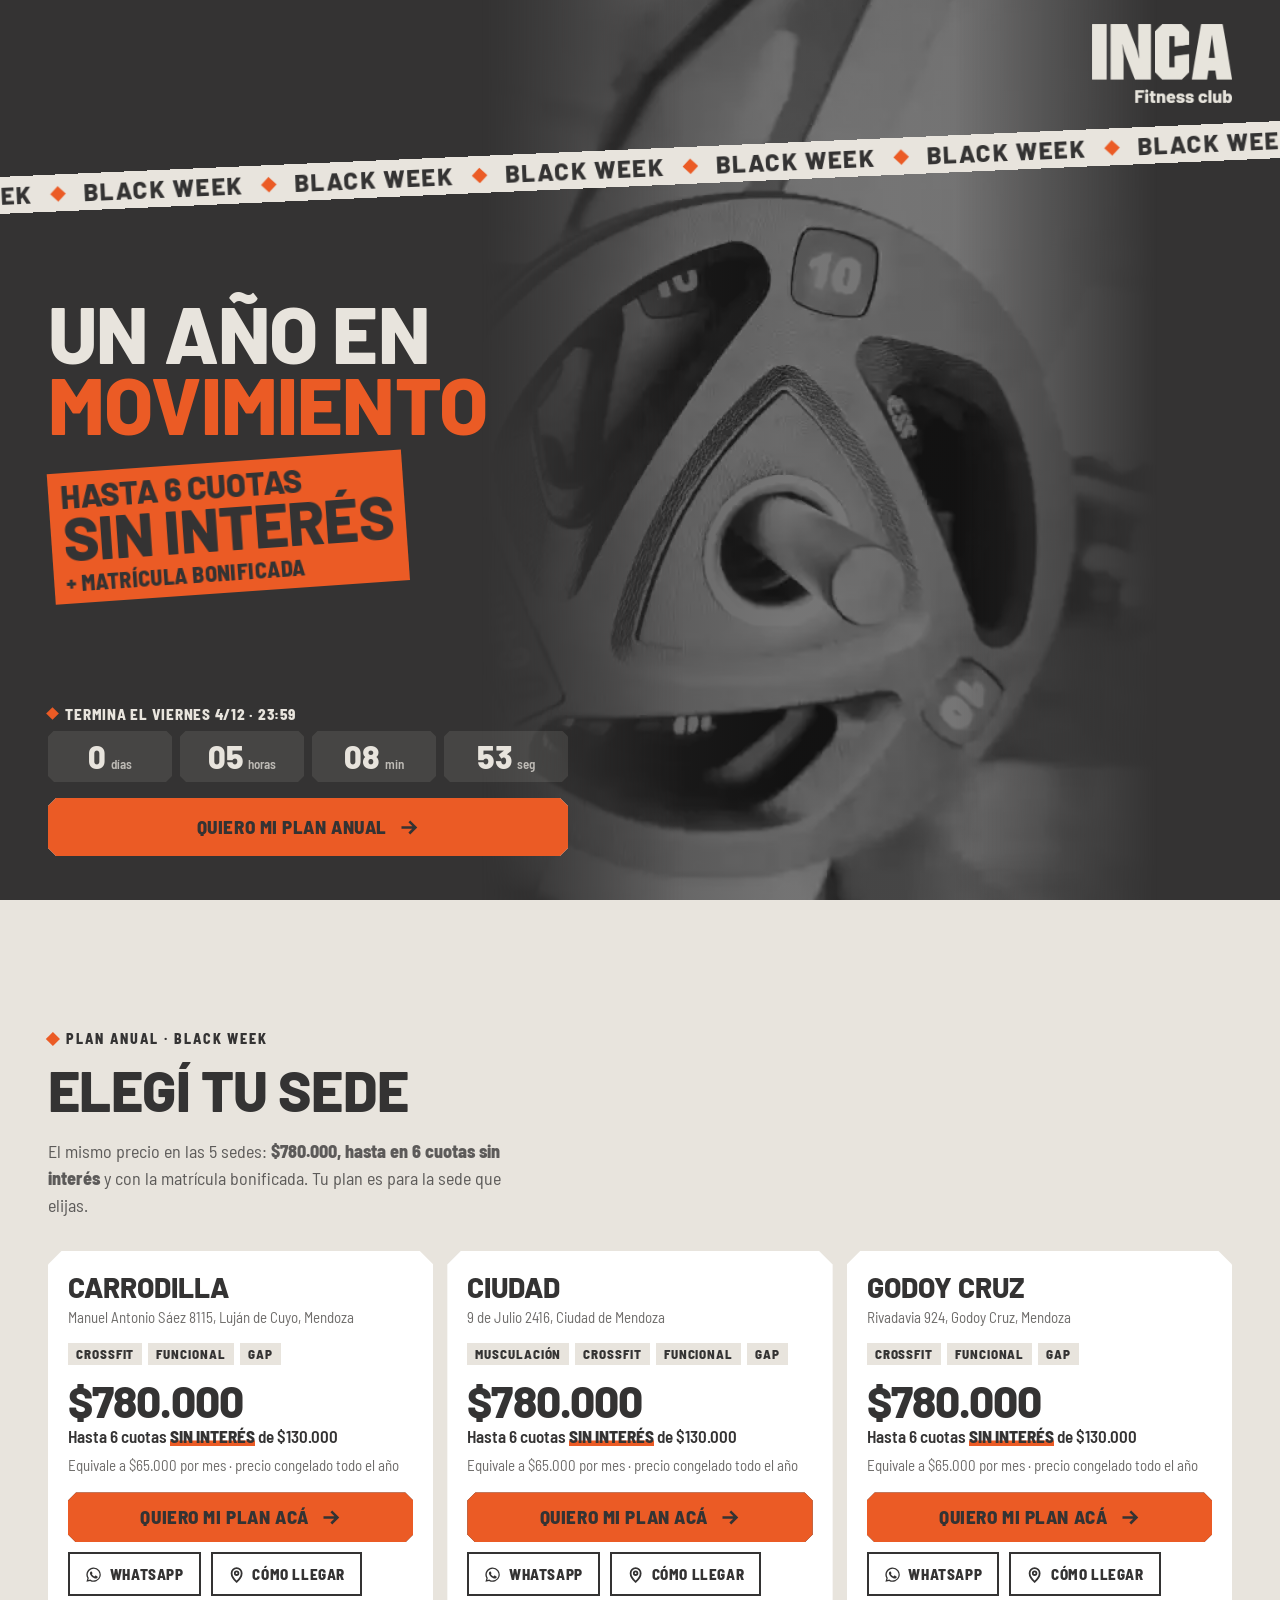
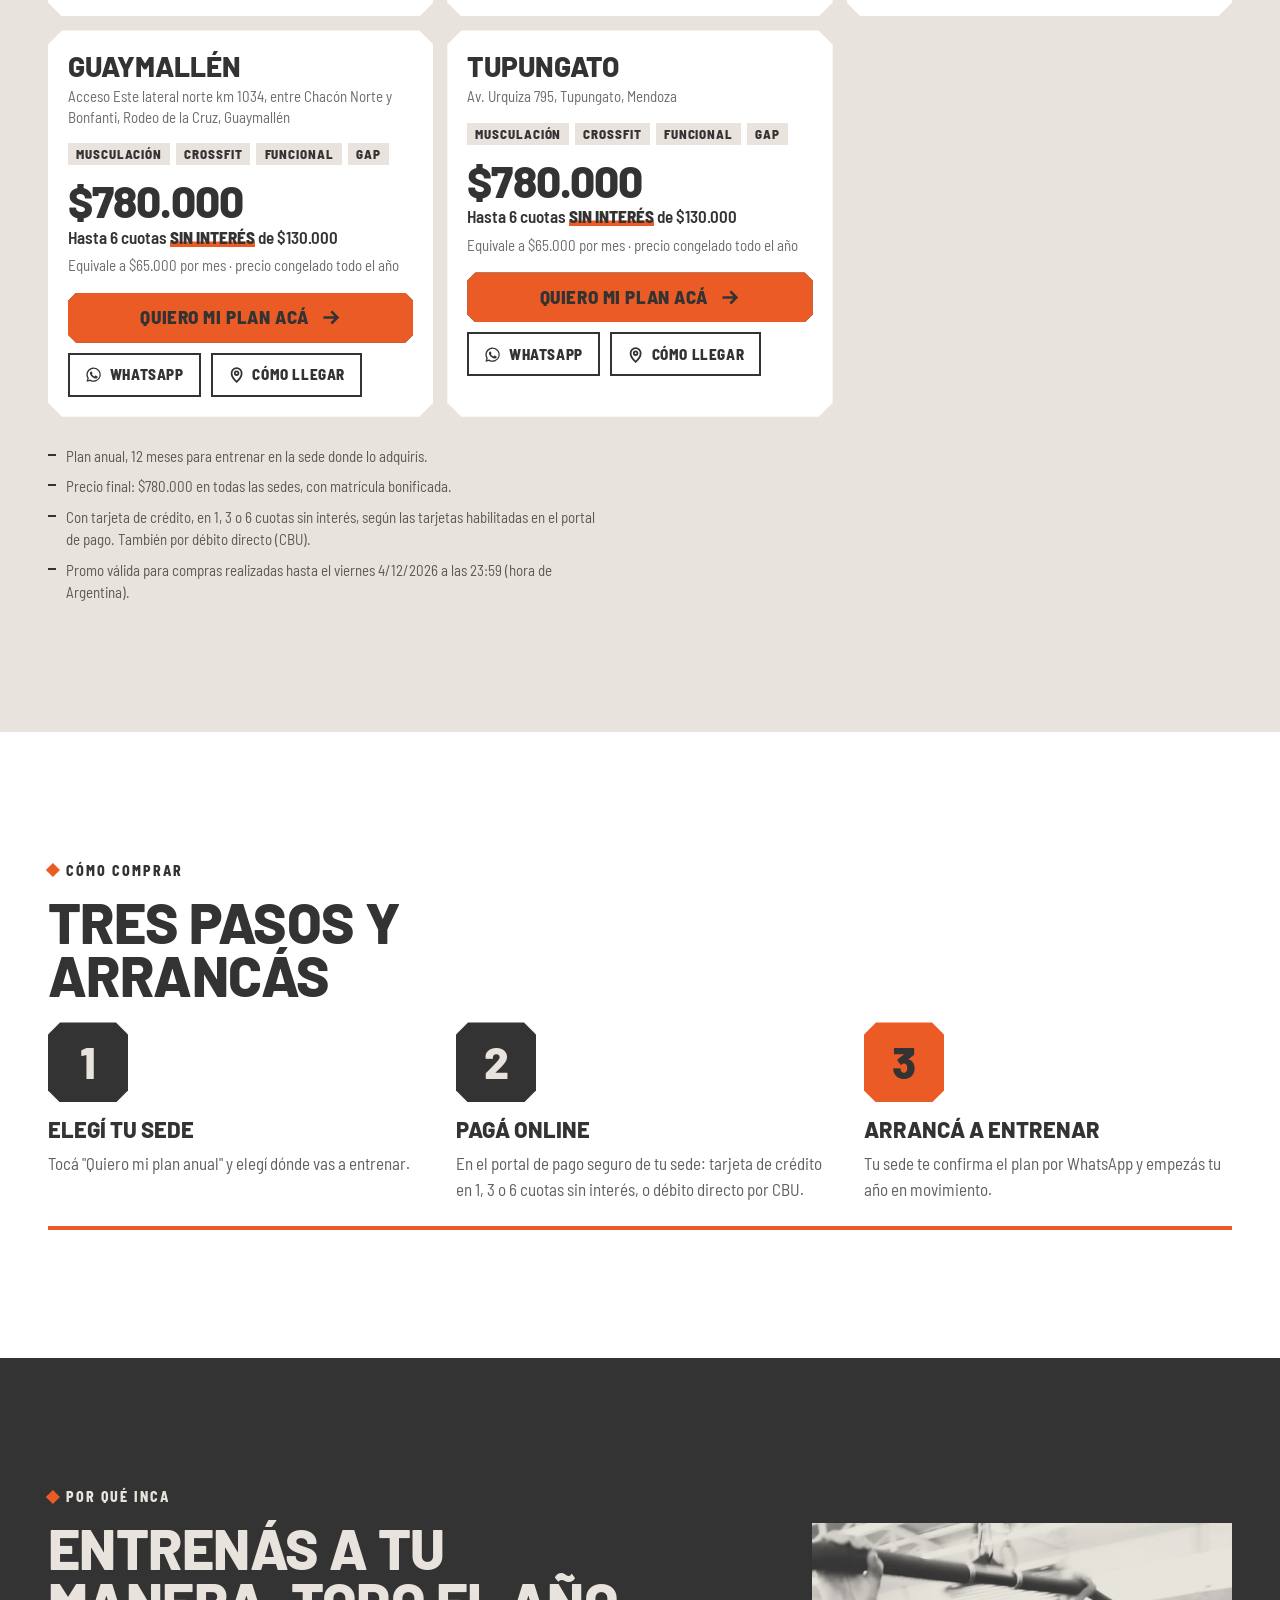
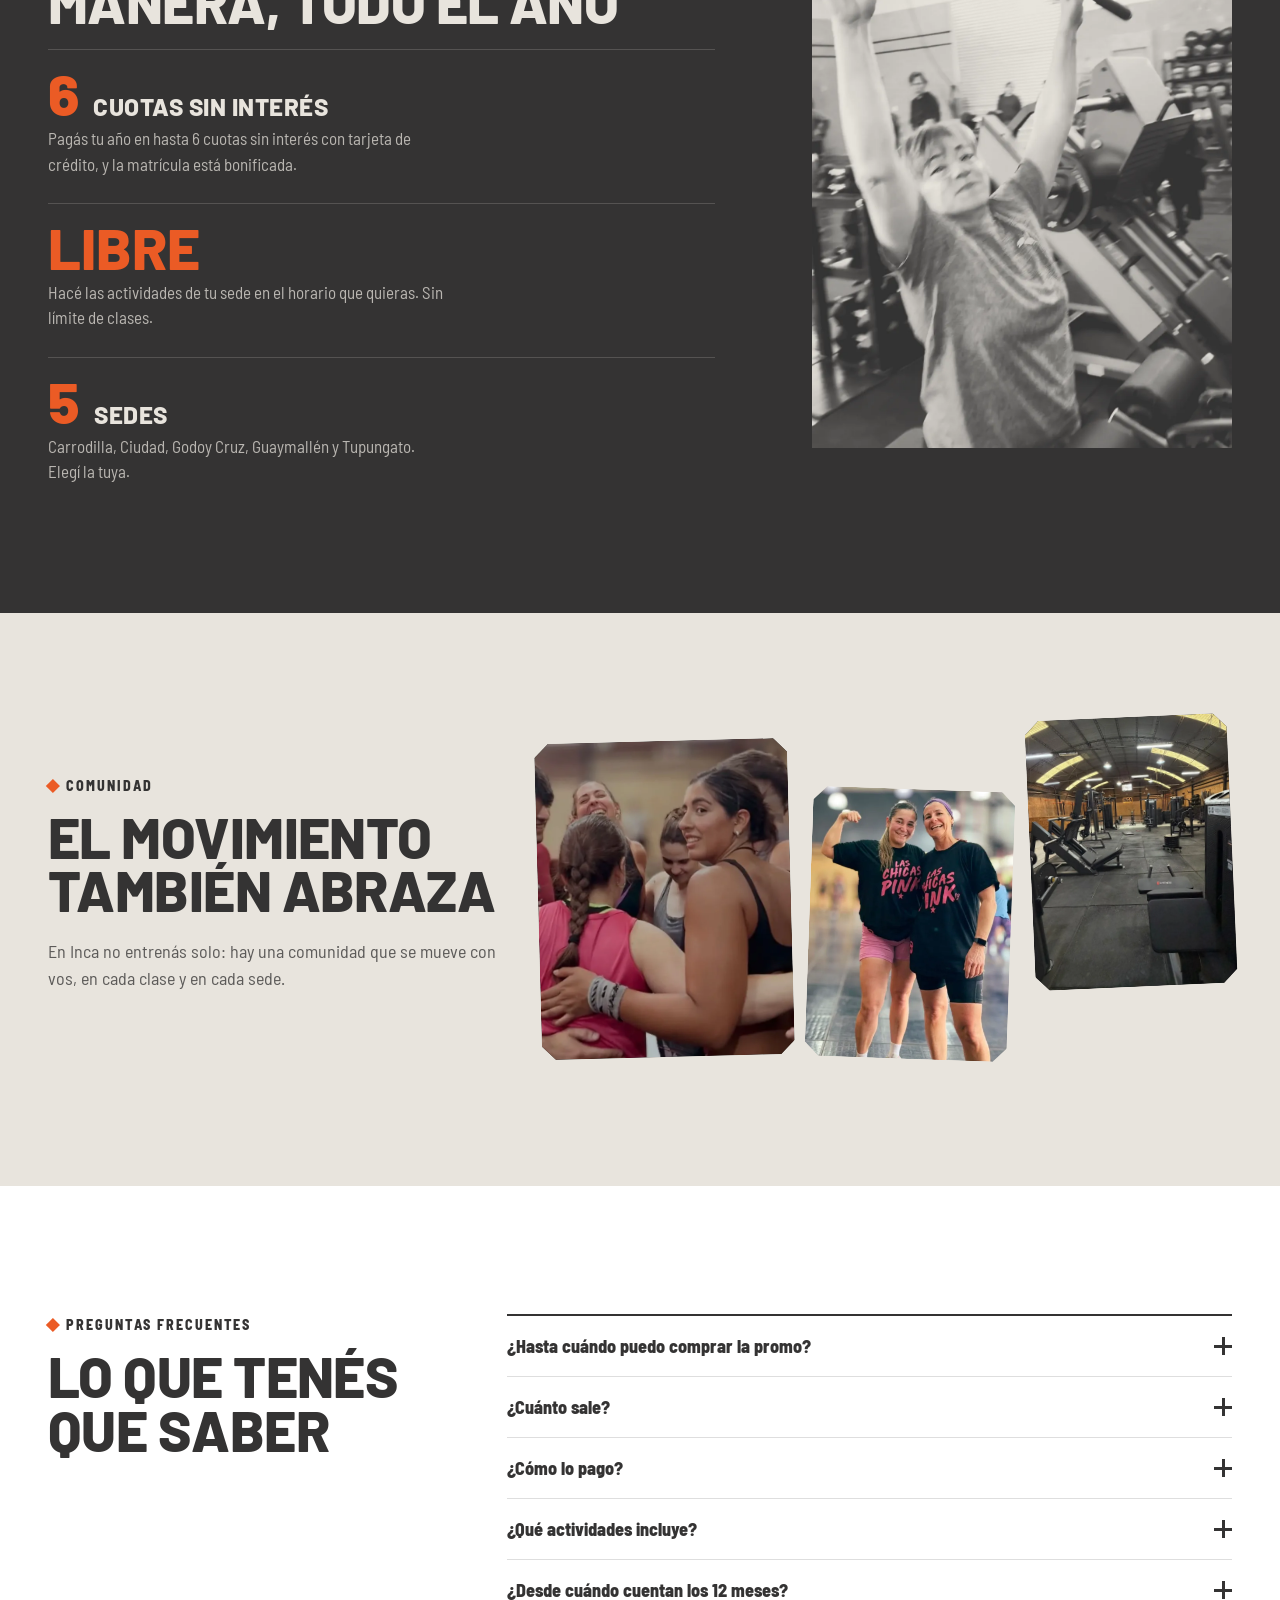
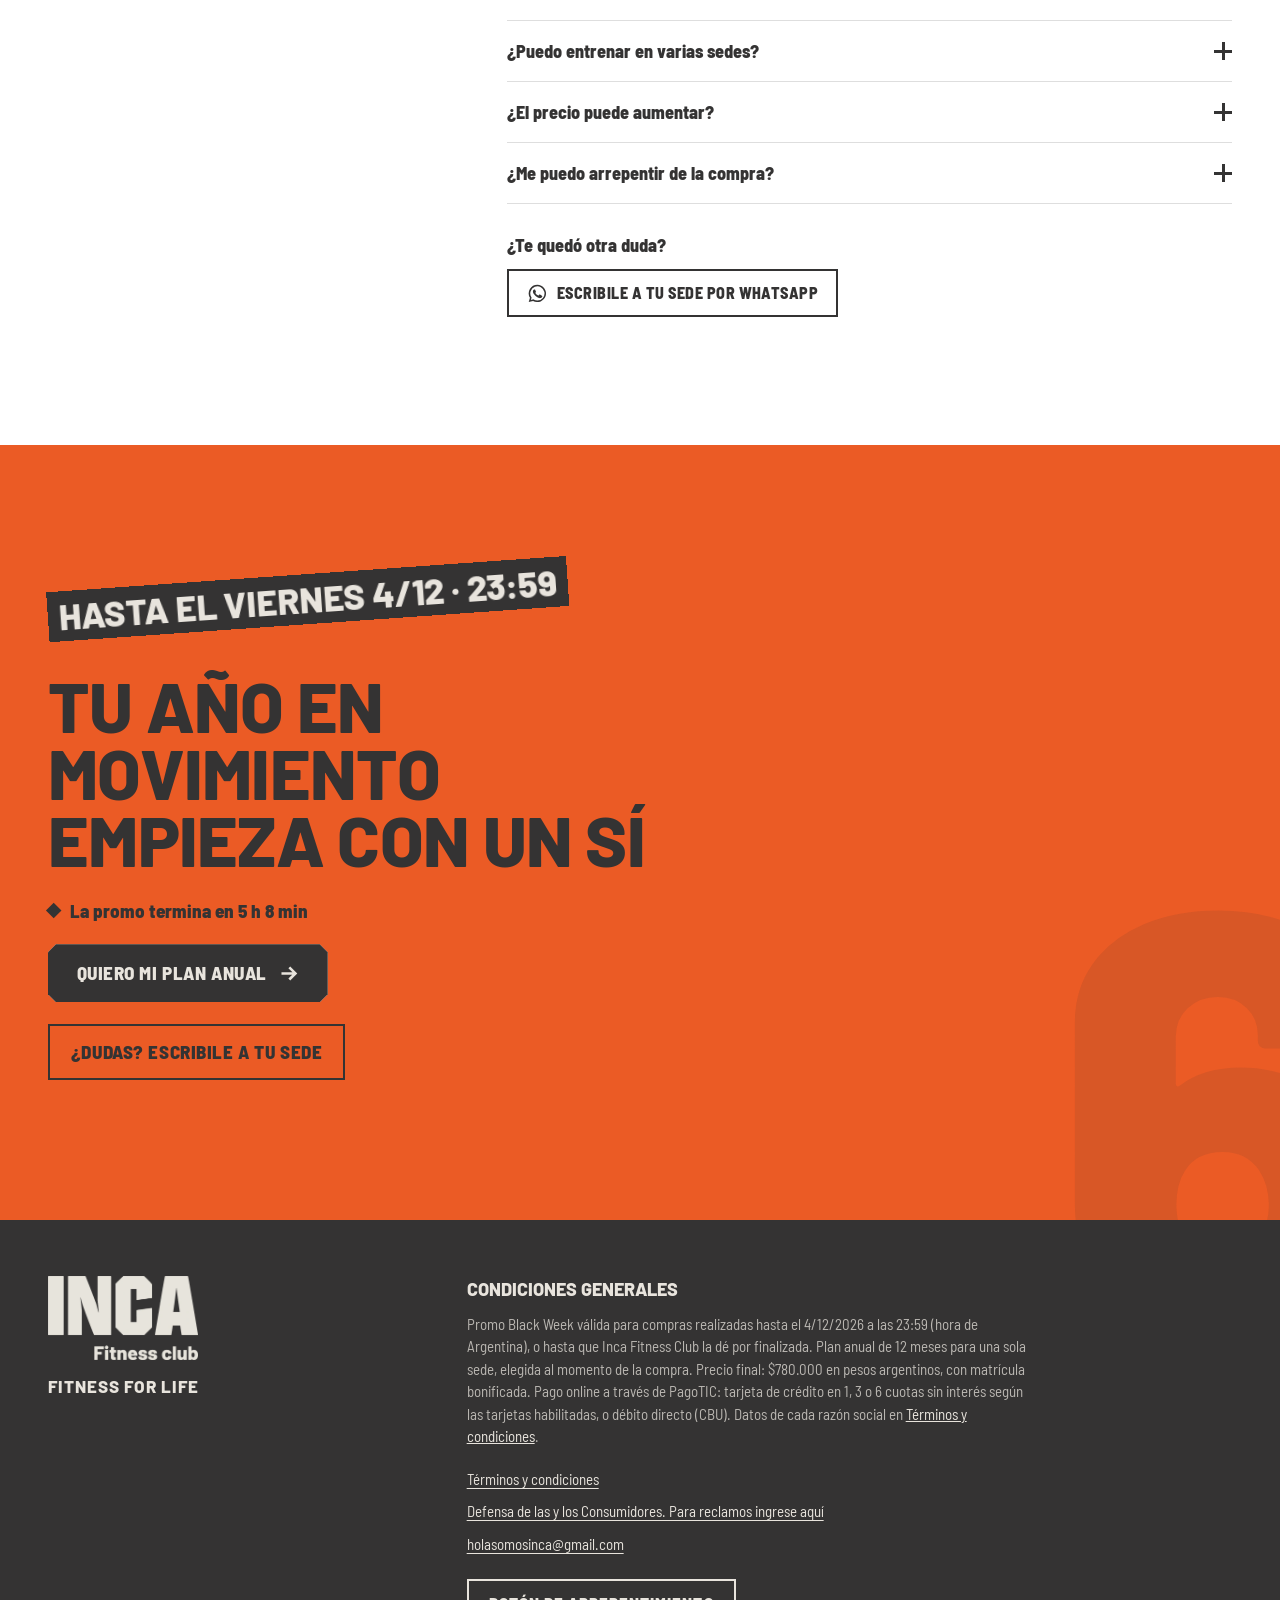
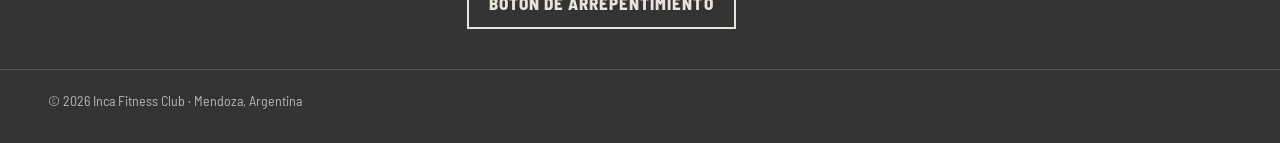
<file: index.html>
<!doctype html>
<html lang="es-AR" class="no-js">
<head>
  <meta charset="utf-8">
  <meta name="viewport" content="width=device-width, initial-scale=1, viewport-fit=cover">
  <title>Plan anual · Black Week · Inca Fitness Club</title>
  <meta name="description" content="Black Week en Inca Fitness Club: plan anual con matrícula bonificada y hasta 6 cuotas sin interés. Hasta el viernes 4/12 en las 5 sedes de Mendoza.">
  <meta name="theme-color" content="#343333">
  <link rel="canonical" href="https://promociones.incafitnessclub.com/">

  <!-- Tarjeta al compartir el link (WhatsApp, Instagram, Facebook) -->
  <meta property="og:type" content="website">
  <meta property="og:locale" content="es_AR">
  <meta property="og:site_name" content="Inca Fitness Club">
  <meta property="og:title" content="Black Week Inca · Un año en movimiento">
  <meta property="og:description" content="Plan anual con matrícula bonificada y hasta 6 cuotas sin interés. Hasta el 4/12 en las 5 sedes de Mendoza.">
  <meta property="og:url" content="https://promociones.incafitnessclub.com/">
  <meta property="og:image" content="https://promociones.incafitnessclub.com/assets/img/og-imagen.jpg">
  <meta property="og:image:width" content="1200">
  <meta property="og:image:height" content="630">
  <meta property="og:image:alt" content="Black Week Inca: un año en movimiento, hasta 6 cuotas sin interés">
  <meta name="twitter:card" content="summary_large_image">

  <link rel="icon" type="image/png" sizes="32x32" href="assets/img/favicon-32.png">
  <link rel="icon" type="image/png" sizes="192x192" href="assets/img/favicon-192.png">
  <link rel="apple-touch-icon" href="assets/img/apple-touch-icon.png">

  <link rel="preload" href="assets/fonts/barlow-800.woff2" as="font" type="font/woff2" crossorigin>
  <link rel="preload" href="assets/fonts/barlow-semi-condensed-800.woff2" as="font" type="font/woff2" crossorigin>
  <link rel="preload" href="assets/fonts/barlow-semi-condensed-600.woff2" as="font" type="font/woff2" crossorigin>
  <link rel="preload" href="assets/video/inca-sede-poster.webp" as="image" type="image/webp">
  <link rel="stylesheet" href="css/styles.css?v=3">
  <script>document.documentElement.className=document.documentElement.className.replace('no-js','js');</script>
  <script src="promos.js?v=7" defer></script>
  <script src="js/main.js?v=4" defer></script>
</head>
<body>

<!-- =====================================================================
     1. PRIMERA PANTALLA (lo que se ve al tocar la historia de Instagram)
     Entra completa en el celular, sin scrollear. Los textos se completan
     desde promos.js; los de acá son los mismos, por si falla el JavaScript.
     ===================================================================== -->
<header class="portada portada--play" id="inicio">
  <div class="portada__fondo" aria-hidden="true">
    <!-- Video de fondo: para cambiarlo, reemplazá los dos archivos con los mismos nombres -->
    <video muted loop playsinline preload="none" width="540" height="960" poster="assets/video/inca-sede-poster.webp" data-fondo data-src="assets/video/inca-sede.mp4"></video>
  </div>

  <div class="portada__inner wrap">
    <div class="portada__top">
      <img class="portada__logo" src="assets/img/logo-inca-crema.webp" width="640" height="361" alt="Inca Fitness Club">
    </div>

    <!-- Cinta "Black Week" de lado a lado: el texto se repite y se desliza -->
    <p class="sr-only" data-cinta-sr>Promo Black Week</p>
    <div class="cinta" aria-hidden="true">
      <div class="cinta__pista" data-cinta>
        <span>Black Week</span><span>Black Week</span><span>Black Week</span><span>Black Week</span><span>Black Week</span><span>Black Week</span>
        <span>Black Week</span><span>Black Week</span><span>Black Week</span><span>Black Week</span><span>Black Week</span><span>Black Week</span>
      </div>
    </div>

    <div class="portada__centro">
      <h1 class="portada__titulo" data-titular><span class="linea">Un año en</span> <span class="linea golpe">movimiento</span></h1>
      <p class="oferta">
        <span class="oferta__arriba" data-oferta-arriba>Hasta 6 cuotas</span>
        <span class="oferta__grande" data-oferta-grande>sin interés</span>
        <span class="oferta__abajo" data-oferta-abajo>+ Matrícula bonificada</span>
      </p>
    </div>

    <div class="portada__accion">
      <div class="contador" data-contador>
        <p class="contador__label" data-contador-label>Termina el viernes 4/12 · 23:59</p>
        <div class="contador__cajas" data-contador-cajas hidden aria-hidden="true">
          <span class="contador__caja"><b data-c="d">0</b><small>días</small></span>
          <span class="contador__caja"><b data-c="h">00</b><small>horas</small></span>
          <span class="contador__caja"><b data-c="m">00</b><small>min</small></span>
          <span class="contador__caja"><b data-c="s">00</b><small>seg</small></span>
        </div>
      </div>
      <a class="btn btn--oscuro btn--ancho portada__btn" href="#sedes" data-abrir-sedes data-cta-hero>
        <span class="btn__txt" data-cta-texto>Quiero mi plan anual</span>
        <svg class="btn__flecha" viewBox="0 0 24 24" fill="none" stroke="currentColor" stroke-width="3" aria-hidden="true"><path d="M4 12h15M13 5l7 7-7 7"/></svg>
      </a>
    </div>
  </div>
</header>
<!-- /PRIMERA PANTALLA -->

<main>

<!-- =====================================================================
     2. SEDES · Se arman desde promos.js
     ===================================================================== -->
<section class="seccion seccion--crema" id="sedes" aria-labelledby="titulo-sedes">
  <div class="wrap">
    <p class="ceja" data-reveal>Plan anual · Black Week</p>
    <h2 class="titulo" id="titulo-sedes" data-titulo><span>Elegí tu sede</span></h2>
    <p class="seccion__intro" data-reveal>El mismo precio en las 5 sedes: <strong>$780.000, hasta en 6 cuotas sin interés</strong> y con la matrícula bonificada. Tu plan es para la sede que elijas.</p>
    <ul class="sedes" data-sedes data-stagger></ul>
    <noscript>
      <ul class="sedes">
        <li class="sede"><div><h3 class="sede__nombre">Carrodilla</h3><p class="sede__dir">Manuel Antonio Sáez 8115, Luján de Cuyo, Mendoza</p></div><p class="chips"><span class="chip">CrossFit</span> <span class="chip">Funcional</span> <span class="chip">GAP</span></p><p><a class="btn btn--compacto" href="https://incafitnessclubazcurra.paypertic.com.ar"><span class="btn__txt">Quiero mi plan anual</span></a> <a class="boton-linea" href="https://wa.me/5492612533809">WhatsApp</a></p></li>
        <li class="sede"><div><h3 class="sede__nombre">Ciudad</h3><p class="sede__dir">9 de Julio 2416, Ciudad de Mendoza</p></div><p class="chips"><span class="chip">Musculación</span> <span class="chip">CrossFit</span> <span class="chip">Funcional</span> <span class="chip">GAP</span></p><p><a class="btn btn--compacto" href="https://incafitnessclubimpl.paypertic.com.ar"><span class="btn__txt">Quiero mi plan anual</span></a> <a class="boton-linea" href="https://wa.me/5492615594981">WhatsApp</a></p></li>
        <li class="sede"><div><h3 class="sede__nombre">Godoy Cruz</h3><p class="sede__dir">Rivadavia 924, Godoy Cruz, Mendoza</p></div><p class="chips"><span class="chip">CrossFit</span> <span class="chip">Funcional</span> <span class="chip">GAP</span></p><p><a class="btn btn--compacto" href="https://incafitnessclubtriada.paypertic.com.ar"><span class="btn__txt">Quiero mi plan anual</span></a> <a class="boton-linea" href="https://wa.me/5492617718102">WhatsApp</a></p></li>
        <li class="sede"><div><h3 class="sede__nombre">Guaymallén</h3><p class="sede__dir">Acceso Este lateral norte km 1034, entre Chacón Norte y Bonfanti, Rodeo de la Cruz, Guaymallén</p></div><p class="chips"><span class="chip">Musculación</span> <span class="chip">CrossFit</span> <span class="chip">Funcional</span> <span class="chip">GAP</span></p><p><a class="btn btn--compacto" href="https://incafitnessclubdreamfit.paypertic.com.ar"><span class="btn__txt">Quiero mi plan anual</span></a> <a class="boton-linea" href="https://wa.me/5492617474236">WhatsApp</a></p></li>
        <li class="sede"><div><h3 class="sede__nombre">Tupungato</h3><p class="sede__dir">Av. Urquiza 795, Tupungato, Mendoza</p></div><p class="chips"><span class="chip">Musculación</span> <span class="chip">CrossFit</span> <span class="chip">Funcional</span> <span class="chip">GAP</span></p><p><a class="btn btn--compacto" href="https://incafitnessclub.paypertic.com.ar"><span class="btn__txt">Quiero mi plan anual</span></a> <a class="boton-linea" href="https://wa.me/5492622444784">WhatsApp</a></p></li>
      </ul>
    </noscript>

    <ul class="condiciones" data-condiciones data-reveal>
      <li>Plan anual, 12 meses para entrenar en la sede donde lo adquirís.</li>
      <li>Precio final: $780.000 en todas las sedes, con matrícula bonificada.</li>
      <li>Con tarjeta de crédito, en 1, 3 o 6 cuotas sin interés, según las tarjetas habilitadas en el portal de pago. También por débito directo (CBU).</li>
      <li>Promo válida para compras realizadas hasta el viernes 4/12/2026 a las 23:59 (hora de Argentina).</li>
    </ul>
  </div>
</section>
<!-- /SEDES -->

<!-- =====================================================================
     3. CÓMO COMPRAR
     ===================================================================== -->
<section class="seccion seccion--blanca" aria-labelledby="titulo-pasos">
  <div class="wrap">
    <p class="ceja" data-reveal>Cómo comprar</p>
    <h2 class="titulo" id="titulo-pasos" data-titulo><span>Tres pasos y arrancás</span></h2>
    <ol class="pasos" data-stagger>
      <li class="paso" data-reveal="izq">
        <span class="paso__num" aria-hidden="true">1</span>
        <h3 class="paso__titulo">Elegí tu sede</h3>
        <p>Tocá "Quiero mi plan anual" y elegí dónde vas a entrenar.</p>
      </li>
      <li class="paso" data-reveal="izq">
        <span class="paso__num" aria-hidden="true">2</span>
        <h3 class="paso__titulo">Pagá online</h3>
        <p>En el portal de pago seguro de tu sede: tarjeta de crédito en 1, 3 o 6 cuotas sin interés, o débito directo por CBU.</p>
      </li>
      <li class="paso" data-reveal="izq">
        <span class="paso__num" aria-hidden="true">3</span>
        <h3 class="paso__titulo">Arrancá a entrenar</h3>
        <p>Tu sede te confirma el plan por WhatsApp y empezás tu año en movimiento.</p>
      </li>
    </ol>
    <span class="pasos__linea" aria-hidden="true" data-linea></span>
  </div>
</section>
<!-- /CÓMO COMPRAR -->

<!-- =====================================================================
     4. POR QUÉ INCA
     ===================================================================== -->
<section class="seccion seccion--carbon" aria-labelledby="titulo-porque">
  <div class="wrap porque">
    <div class="porque__texto">
      <p class="ceja" data-reveal>Por qué Inca</p>
      <h2 class="titulo" id="titulo-porque" data-titulo><span>Entrenás a tu manera, todo el año</span></h2>
      <ul class="beneficios" data-stagger>
        <li class="beneficio" data-reveal>
          <p class="beneficio__num"><span data-count="6">6</span><small>cuotas sin interés</small></p>
          <p>Pagás tu año en hasta 6 cuotas sin interés con tarjeta de crédito, y la matrícula está bonificada.</p>
        </li>
        <li class="beneficio" data-reveal>
          <p class="beneficio__num"><span>Libre</span></p>
          <p>Hacé las actividades de tu sede en el horario que quieras. Sin límite de clases.</p>
        </li>
        <li class="beneficio" data-reveal>
          <p class="beneficio__num"><span data-count="5">5</span><small>sedes</small></p>
          <p>Carrodilla, Ciudad, Godoy Cruz, Guaymallén y Tupungato. Elegí la tuya.</p>
        </li>
      </ul>
    </div>
    <figure class="porque__foto" data-reveal>
      <picture>
        <source media="(min-width: 700px)" srcset="assets/img/hero-entrena-1080.webp">
        <img src="assets/img/hero-entrena-640.webp" width="1080" height="1350" alt="Entrenamiento con polea alta en una sede de Inca" loading="lazy">
      </picture>
    </figure>
  </div>
</section>
<!-- /POR QUÉ INCA -->

<!-- =====================================================================
     5. COMUNIDAD · Fotos provisorias: se reemplazan con los mismos nombres
     ===================================================================== -->
<section class="seccion seccion--crema" aria-labelledby="titulo-comunidad">
  <div class="wrap comunidad">
    <div class="comunidad__texto">
      <p class="ceja" data-reveal>Comunidad</p>
      <h2 class="titulo" id="titulo-comunidad" data-titulo><span>El movimiento también abraza</span></h2>
      <p class="seccion__intro" data-reveal>En Inca no entrenás solo: hay una comunidad que se mueve con vos, en cada clase y en cada sede.</p>
    </div>
    <div class="collage">
      <figure class="collage__foto collage__foto--ancha chaflan" data-reveal="foto" style="--rot:-1.5deg">
        <picture>
          <source media="(min-width: 700px)" srcset="assets/img/comunidad-abrazo-1100.webp">
          <img src="assets/img/comunidad-abrazo-640.webp" width="1100" height="730" alt="Grupo de socios abrazados después de una clase en Inca" loading="lazy">
        </picture>
      </figure>
      <figure class="collage__foto chaflan" data-reveal="foto" style="--rot:2deg">
        <img src="assets/img/comunidad-chicas-640.webp" width="640" height="889" alt="Dos socias sonriendo en la sede, con remeras Las Chicas Pink" loading="lazy">
      </figure>
      <figure class="collage__foto chaflan" data-reveal="foto" style="--rot:-2.5deg">
        <picture>
          <source media="(min-width: 700px)" srcset="assets/img/sede-musculacion-900.webp">
          <img src="assets/img/sede-musculacion-640.webp" width="900" height="1200" alt="Sala de musculación de una sede de Inca" loading="lazy">
        </picture>
      </figure>
    </div>
  </div>
</section>
<!-- /COMUNIDAD -->

<!-- =====================================================================
     6. PREGUNTAS FRECUENTES
     ===================================================================== -->
<section class="seccion seccion--blanca" id="preguntas" aria-labelledby="titulo-faq">
  <div class="wrap faq">
    <div class="faq__cabeza">
      <p class="ceja" data-reveal>Preguntas frecuentes</p>
      <h2 class="titulo" id="titulo-faq" data-titulo><span>Lo que tenés que saber</span></h2>
    </div>
    <div class="faq__lista" data-reveal>
      <details class="pregunta">
        <summary>¿Hasta cuándo puedo comprar la promo?</summary>
        <p>Hasta el viernes 4/12 a las 23:59 (hora de Argentina).</p>
      </details>
      <details class="pregunta">
        <summary>¿Cuánto sale?</summary>
        <p>$780.000 en todas las sedes, por los 12 meses, con la matrícula bonificada. Equivale a $65.000 por mes, con el precio congelado todo el año.</p>
      </details>
      <details class="pregunta">
        <summary>¿Cómo lo pago?</summary>
        <p>Online, en el portal de pago seguro de tu sede. Con tarjeta de crédito en 1, 3 o 6 cuotas sin interés (6 cuotas de $130.000), según las tarjetas que acepte el portal. O con débito directo por CBU.</p>
      </details>
      <details class="pregunta">
        <summary>¿Qué actividades incluye?</summary>
        <p>Todas las de tu sede, en el horario que quieras y sin límite de clases. Carrodilla y Godoy Cruz: CrossFit, Funcional y GAP. Ciudad, Guaymallén y Tupungato: Musculación, CrossFit, Funcional y GAP.</p>
      </details>
      <details class="pregunta">
        <summary>¿Desde cuándo cuentan los 12 meses?</summary>
        <p>Desde tu fecha de pago.</p>
      </details>
      <details class="pregunta">
        <summary>¿Puedo entrenar en varias sedes?</summary>
        <p>Tu plan te habilita a entrenar únicamente en la sede donde lo compraste.</p>
      </details>
      <details class="pregunta">
        <summary>¿El precio puede aumentar?</summary>
        <p>Tu plan te da acceso todo el año, sin modificaciones de precio.</p>
      </details>
      <details class="pregunta">
        <summary>¿Me puedo arrepentir de la compra?</summary>
        <p>Sí. Tenés 10 días corridos desde la compra para cancelarla con el <a href="arrepentimiento.html">botón de arrepentimiento</a>, sin dar explicaciones.</p>
      </details>
      <div class="faq__dudas">
        <p>¿Te quedó otra duda?</p>
        <button type="button" class="enlace-wa" data-abrir-dudas>
          <svg viewBox="0 0 24 24" aria-hidden="true"><path fill="currentColor" d="M12 2a10 10 0 0 0-8.6 15.1L2 22l5-1.3A10 10 0 1 0 12 2Zm0 18.2a8.2 8.2 0 0 1-4.2-1.2l-.3-.2-3 .8.8-2.9-.2-.3A8.2 8.2 0 1 1 12 20.2Zm4.5-6.1c-.2-.1-1.5-.7-1.7-.8s-.4-.1-.6.1-.7.8-.8 1-.3.2-.5.1a6.7 6.7 0 0 1-3.3-2.9c-.2-.4.2-.4.7-1.3a.4.4 0 0 0 0-.4l-.8-1.9c-.2-.5-.4-.4-.6-.4h-.5a1 1 0 0 0-.7.3 3 3 0 0 0-.9 2.2 5.2 5.2 0 0 0 1.1 2.7 11.8 11.8 0 0 0 4.5 4c1.7.7 2.3.8 3.2.6a2.7 2.7 0 0 0 1.8-1.2 2.2 2.2 0 0 0 .2-1.2c-.1-.1-.3-.2-.6-.3Z"/></svg>
          Escribile a tu sede por WhatsApp
        </button>
      </div>
    </div>
  </div>
</section>
<!-- /PREGUNTAS FRECUENTES -->

<!-- =====================================================================
     7. CIERRE (bloque naranja)
     ===================================================================== -->
<section class="cierre" aria-labelledby="titulo-cierre" data-cierre>
  <span class="cierre__gigante" aria-hidden="true" data-deriva>6</span>
  <div class="wrap cierre__inner">
    <p class="sello sello--carbon" data-sello aria-hidden="true"><span class="sello__a" data-sello-cierre>Hasta el viernes 4/12 · 23:59</span></p>
    <h2 class="titulo cierre__titulo" id="titulo-cierre" data-titulo><span>Tu año en movimiento empieza con un sí</span></h2>
    <p class="estado estado--cierre" data-estado aria-live="polite">Promo válida hasta el viernes 4/12 a las 23:59.</p>
    <a class="btn btn--carbon" href="#sedes" data-abrir-sedes>
      <span class="btn__txt" data-cta-texto>Quiero mi plan anual</span>
      <svg class="btn__flecha" viewBox="0 0 24 24" fill="none" stroke="currentColor" stroke-width="3" aria-hidden="true"><path d="M4 12h15M13 5l7 7-7 7"/></svg>
    </a>
    <button type="button" class="enlace-wa enlace-wa--cierre" data-abrir-dudas>¿Dudas? Escribile a tu sede</button>
  </div>
</section>
<!-- /CIERRE -->

</main>

<!-- =====================================================================
     8. PIE · Condiciones, términos y botón de arrepentimiento
     ===================================================================== -->
<footer class="pie" data-pie>
  <div class="wrap pie__grid">
    <div class="pie__marca">
      <img src="assets/img/logo-inca-crema.webp" width="640" height="361" alt="Inca Fitness Club" loading="lazy" class="pie__logo">
      <p class="pie__lema">Fitness For Life</p>
    </div>
    <div class="pie__legal">
      <h2 class="pie__titulo">Condiciones generales</h2>
      <p>Promo Black Week válida para compras realizadas hasta el 4/12/2026 a las 23:59 (hora de Argentina), o hasta que Inca Fitness Club la dé por finalizada. Plan anual de 12 meses para una sola sede, elegida al momento de la compra. Precio final: $780.000 en pesos argentinos, con matrícula bonificada. Pago online a través de PagoTIC: tarjeta de crédito en 1, 3 o 6 cuotas sin interés según las tarjetas habilitadas, o débito directo (CBU). Datos de cada razón social en <a href="terminos.html" style="color:var(--crema)">Términos y condiciones</a>.</p>
      <ul class="pie__links">
        <li><a href="terminos.html">Términos y condiciones</a></li>
        <li><a href="https://www.argentina.gob.ar/produccion/defensadelconsumidor/formulario" rel="noopener" target="_blank">Defensa de las y los Consumidores. Para reclamos ingrese aquí</a></li>
        <li><a href="mailto:holasomosinca@gmail.com">holasomosinca@gmail.com</a></li>
      </ul>
      <a class="btn-arrepentimiento" href="arrepentimiento.html">Botón de arrepentimiento</a>
    </div>
  </div>
  <p class="pie__copy wrap">© 2026 Inca Fitness Club · Mendoza, Argentina</p>
</footer>
<!-- /PIE -->

<!-- Barra fija del celular (aparece al bajar, cuando el botón de arriba ya no se ve) -->
<div class="barra" data-barra>
  <div class="barra__texto">
    <strong>Plan anual · Black Week</strong>
    <span data-barra-precio>Hasta 6 cuotas sin interés</span>
  </div>
  <a class="btn btn--chico" href="#sedes" data-abrir-sedes><span class="btn__txt">Quiero mi plan</span></a>
</div>

<!-- =====================================================================
     HOJA DE COMPRA: 1) elegir sede → 2) ver el plan de esa sede y pagar
     ===================================================================== -->
<dialog class="hoja" id="hoja-compra" aria-labelledby="v-sedes-titulo">
  <div class="hoja__cabeza">
    <button type="button" class="hoja__volver" data-atras hidden>
      <svg viewBox="0 0 24 24" fill="none" stroke="currentColor" stroke-width="3" aria-hidden="true"><path d="M20 12H5M11 5l-7 7 7 7"/></svg>
      Volver
    </button>
    <p class="hoja__paso" data-hoja-paso>Paso 1 de 2</p>
    <button type="button" class="hoja__cerrar" data-cerrar aria-label="Cerrar">
      <svg viewBox="0 0 24 24" fill="none" stroke="currentColor" stroke-width="3" aria-hidden="true"><path d="M5 5l14 14M19 5L5 19"/></svg>
    </button>
  </div>

  <section class="vista" data-vista="sedes">
    <h2 class="vista__titulo" id="v-sedes-titulo" tabindex="-1">¿En qué sede vas a entrenar?</h2>
    <ul class="eleccion-lista" data-sede-lista></ul>
    <p class="vista__nota">Tu plan vale solo para la sede que elijas.</p>
  </section>

  <section class="vista" data-vista="precio" hidden></section>
</dialog>

<!-- Hoja para elegir sede y escribir por WhatsApp -->
<dialog class="hoja" id="hoja-dudas" aria-labelledby="hoja-dudas-titulo">
  <div class="hoja__cabeza">
    <h2 class="hoja__titulo" id="hoja-dudas-titulo">¿A qué sede le escribís?</h2>
    <button type="button" class="hoja__cerrar" data-cerrar aria-label="Cerrar">
      <svg viewBox="0 0 24 24" fill="none" stroke="currentColor" stroke-width="3" aria-hidden="true"><path d="M5 5l14 14M19 5L5 19"/></svg>
    </button>
  </div>
  <ul class="lista-wa" data-lista-wa></ul>
</dialog>

</body>
</html>
</file>
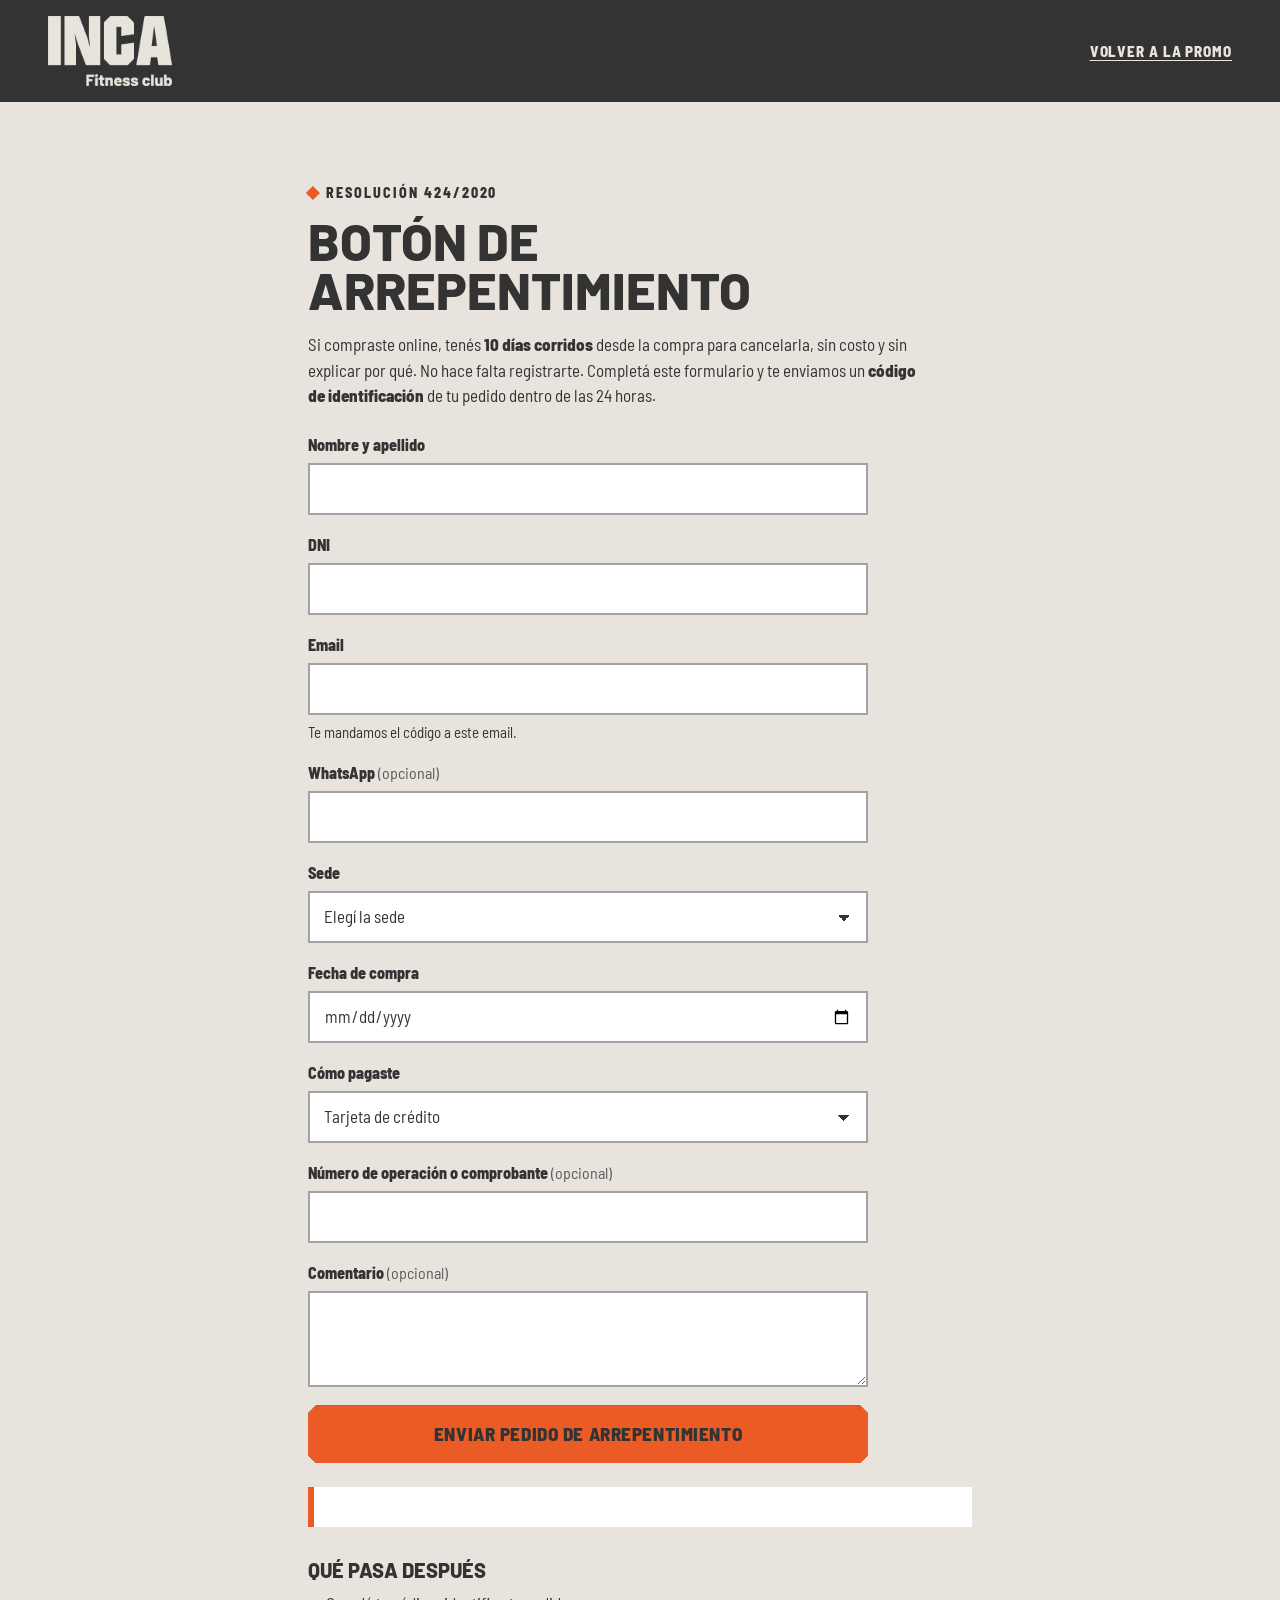
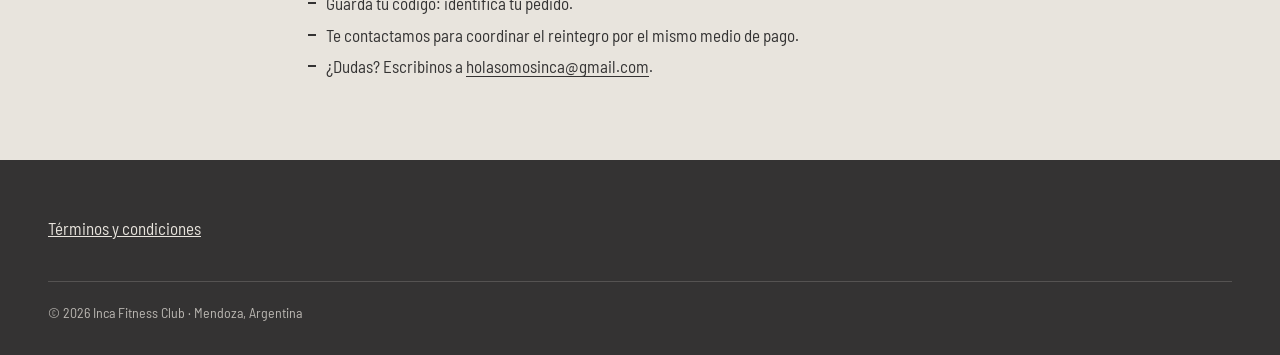
<file: arrepentimiento.html>
<!doctype html>
<html lang="es-AR" class="no-js">
<head>
  <meta charset="utf-8">
  <meta name="viewport" content="width=device-width, initial-scale=1, viewport-fit=cover">
  <title>Botón de arrepentimiento · Inca Fitness Club</title>
  <meta name="description" content="Cancelá tu compra online de Inca Fitness Club dentro de los 10 días corridos, sin registrarte.">
  <meta name="theme-color" content="#343333">
  <link rel="icon" type="image/png" sizes="32x32" href="assets/img/favicon-32.png">
  <link rel="apple-touch-icon" href="assets/img/apple-touch-icon.png">
  <link rel="stylesheet" href="css/styles.css?v=3">
  <script>document.documentElement.className=document.documentElement.className.replace('no-js','js');</script>
  <script src="promos.js?v=7" defer></script>
</head>
<body class="pagina-legal">

<header class="cabecera">
  <div class="wrap">
    <a href="index.html"><img src="assets/img/logo-inca-crema.webp" width="640" height="361" alt="Inca Fitness Club · volver a la promo"></a>
    <a class="volver" href="index.html">Volver a la promo</a>
  </div>
</header>

<main class="wrap legal">
  <p class="ceja">Resolución 424/2020</p>
  <h1>Botón de arrepentimiento</h1>
  <p>Si compraste online, tenés <strong>10 días corridos</strong> desde la compra para cancelarla, sin costo y sin explicar por qué. No hace falta registrarte. Completá este formulario y te enviamos un <strong>código de identificación</strong> de tu pedido dentro de las 24 horas.</p>

  <form class="form" id="form-arrepentimiento" novalidate>
    <div class="campo">
      <label class="campo__label" for="a-nombre">Nombre y apellido</label>
      <input id="a-nombre" name="nombre" type="text" autocomplete="name" required maxlength="80">
      <p class="campo__error" data-error="nombre" hidden>Escribí tu nombre y apellido.</p>
    </div>
    <div class="campo">
      <label class="campo__label" for="a-dni">DNI</label>
      <input id="a-dni" name="dni" type="text" inputmode="numeric" required maxlength="12">
      <p class="campo__error" data-error="dni" hidden>Escribí tu DNI, solo números.</p>
    </div>
    <div class="campo">
      <label class="campo__label" for="a-email">Email</label>
      <input id="a-email" name="email" type="email" autocomplete="email" required maxlength="120">
      <p class="campo__ayuda">Te mandamos el código a este email.</p>
      <p class="campo__error" data-error="email" hidden>Revisá el email.</p>
    </div>
    <div class="campo">
      <label class="campo__label" for="a-whatsapp">WhatsApp <span class="campo__opcional">(opcional)</span></label>
      <input id="a-whatsapp" name="whatsapp" type="tel" inputmode="tel" autocomplete="tel" maxlength="20">
    </div>
    <div class="campo">
      <label class="campo__label" for="a-sede">Sede</label>
      <select id="a-sede" name="sede" required>
        <option value="">Elegí la sede</option>
        <option>Carrodilla</option><option>Ciudad</option><option>Godoy Cruz</option><option>Guaymallén</option><option>Tupungato</option>
      </select>
      <p class="campo__error" data-error="sede" hidden>Elegí la sede.</p>
    </div>
    <div class="campo">
      <label class="campo__label" for="a-fecha">Fecha de compra</label>
      <input id="a-fecha" name="fechaCompra" type="date" required>
      <p class="campo__error" data-error="fechaCompra" hidden>Indicá la fecha de compra.</p>
    </div>
    <div class="campo">
      <label class="campo__label" for="a-pago">Cómo pagaste</label>
      <select id="a-pago" name="medioPago">
        <option>Tarjeta de crédito</option>
        <option>Débito directo (CBU)</option>
      </select>
    </div>
    <div class="campo">
      <label class="campo__label" for="a-operacion">Número de operación o comprobante <span class="campo__opcional">(opcional)</span></label>
      <input id="a-operacion" name="operacion" type="text" maxlength="60">
    </div>
    <div class="campo">
      <label class="campo__label" for="a-comentario">Comentario <span class="campo__opcional">(opcional)</span></label>
      <textarea id="a-comentario" name="comentario" maxlength="500"></textarea>
    </div>
    <div class="trampa" aria-hidden="true"><label>No completar <input name="website" tabindex="-1" autocomplete="off"></label></div>
    <button type="submit" class="btn btn--ancho"><span class="btn__txt">Enviar pedido de arrepentimiento</span></button>
    <noscript><p>Si no podés usar este formulario, escribí a <a href="mailto:holasomosinca@gmail.com?subject=Bot%C3%B3n%20de%20arrepentimiento">holasomosinca@gmail.com</a> con tu nombre, DNI, sede y fecha de compra.</p></noscript>
  </form>

  <div class="codigo" id="resultado" hidden tabindex="-1" aria-live="polite"></div>

  <h2>Qué pasa después</h2>
  <ul>
    <li>Guardá tu código: identifica tu pedido.</li>
    <li>Te contactamos para coordinar el reintegro por el mismo medio de pago.</li>
    <li>¿Dudas? Escribinos a <a href="mailto:holasomosinca@gmail.com">holasomosinca@gmail.com</a>.</li>
  </ul>
</main>

<footer class="pie">
  <div class="wrap">
    <p><a class="volver" href="terminos.html" style="color:var(--crema)">Términos y condiciones</a></p>
    <p class="pie__copy">© 2026 Inca Fitness Club · Mendoza, Argentina</p>
  </div>
</footer>

<script>
/* Botón de arrepentimiento: genera el código, lo guarda en la planilla y ofrece enviarlo por email. */
document.addEventListener('DOMContentLoaded', () => {
  const form = document.getElementById('form-arrepentimiento');
  const res = document.getElementById('resultado');
  const A = (window.INCA && window.INCA.ajustes) || {};
  const email = A.emailContacto || 'holasomosinca@gmail.com';
  const reglas = {
    nombre: (v) => v.trim().length >= 2,
    dni: (v) => /^\d{6,9}$/.test(v.replace(/\D/g, '')),
    email: (v) => /^[^\s@]+@[^\s@]+\.[^\s@]{2,}$/.test(v.trim()),
    sede: (v) => !!v,
    fechaCompra: (v) => !!v
  };
  const validar = (el) => {
    const ok = reglas[el.name](el.value);
    const err = form.querySelector(`[data-error="${el.name}"]`);
    el.setAttribute('aria-invalid', String(!ok));
    if (err) { err.id = err.id || 'error-' + el.name; err.hidden = ok; ok ? el.removeAttribute('aria-describedby') : el.setAttribute('aria-describedby', err.id); }
    return ok;
  };
  Object.keys(reglas).forEach((n) => form.elements[n].addEventListener('blur', (e) => { if (e.target.value) validar(e.target); }));

  form.addEventListener('submit', (e) => {
    e.preventDefault();
    if (form.elements.website.value) return;
    const malos = Object.keys(reglas).map((n) => form.elements[n]).filter((el) => !validar(el));
    if (malos.length) { malos[0].focus(); return; }

    const hoy = new Date();
    const pad = (n) => String(n).padStart(2, '0');
    const azar = Math.random().toString(36).slice(2, 6).toUpperCase();
    const codigo = `ARR-${hoy.getFullYear()}${pad(hoy.getMonth() + 1)}${pad(hoy.getDate())}-${azar}`;
    const datos = { tipo: 'arrepentimiento', codigo, fecha: hoy.toISOString() };
    ['nombre', 'dni', 'email', 'whatsapp', 'sede', 'fechaCompra', 'medioPago', 'operacion', 'comentario'].forEach((n) => { datos[n] = form.elements[n].value.trim(); });

    let enviado = false;
    const url = (A.urlPlanilla || '').trim();
    if (url) {
      const body = new URLSearchParams(datos);
      try { enviado = navigator.sendBeacon ? navigator.sendBeacon(url, body) : false; } catch (err) { enviado = false; }
      if (!enviado) { fetch(url, { method: 'POST', mode: 'no-cors', body, keepalive: true }).catch(() => {}); enviado = true; }
    }

    const cuerpo = `Pedido de arrepentimiento\nCódigo: ${codigo}\nNombre: ${datos.nombre}\nDNI: ${datos.dni}\nEmail: ${datos.email}\nWhatsApp: ${datos.whatsapp}\nSede: ${datos.sede}\nFecha de compra: ${datos.fechaCompra}\nMedio de pago: ${datos.medioPago}\nOperación: ${datos.operacion}\nComentario: ${datos.comentario}`;
    const mailto = `mailto:${email}?subject=${encodeURIComponent('Botón de arrepentimiento ' + codigo)}&body=${encodeURIComponent(cuerpo)}`;
    const esc = (s) => String(s).replace(/[&<>"']/g, (c) => ({ '&': '&amp;', '<': '&lt;', '>': '&gt;', '"': '&quot;', "'": '&#39;' }[c]));
    res.innerHTML = `
      <p class="ceja">Tu código de arrepentimiento</p>
      <p class="codigo__valor">${esc(codigo)}</p>
      <p>${enviado
        ? `Recibimos tu pedido. Te lo confirmamos por email a <strong>${esc(datos.email)}</strong> dentro de las 24 horas.`
        : 'Para terminar, mandanos tu pedido por email con el botón de abajo.'}</p>
      <a class="${enviado ? 'boton-linea' : 'btn btn--ancho'}" href="${mailto}"><span class="btn__txt">${enviado ? 'Enviar también por email' : 'Enviar pedido por email'}</span></a>`;
    form.hidden = true;
    res.hidden = false;
    res.focus();
  });
});
</script>
</body>
</html>
</file>
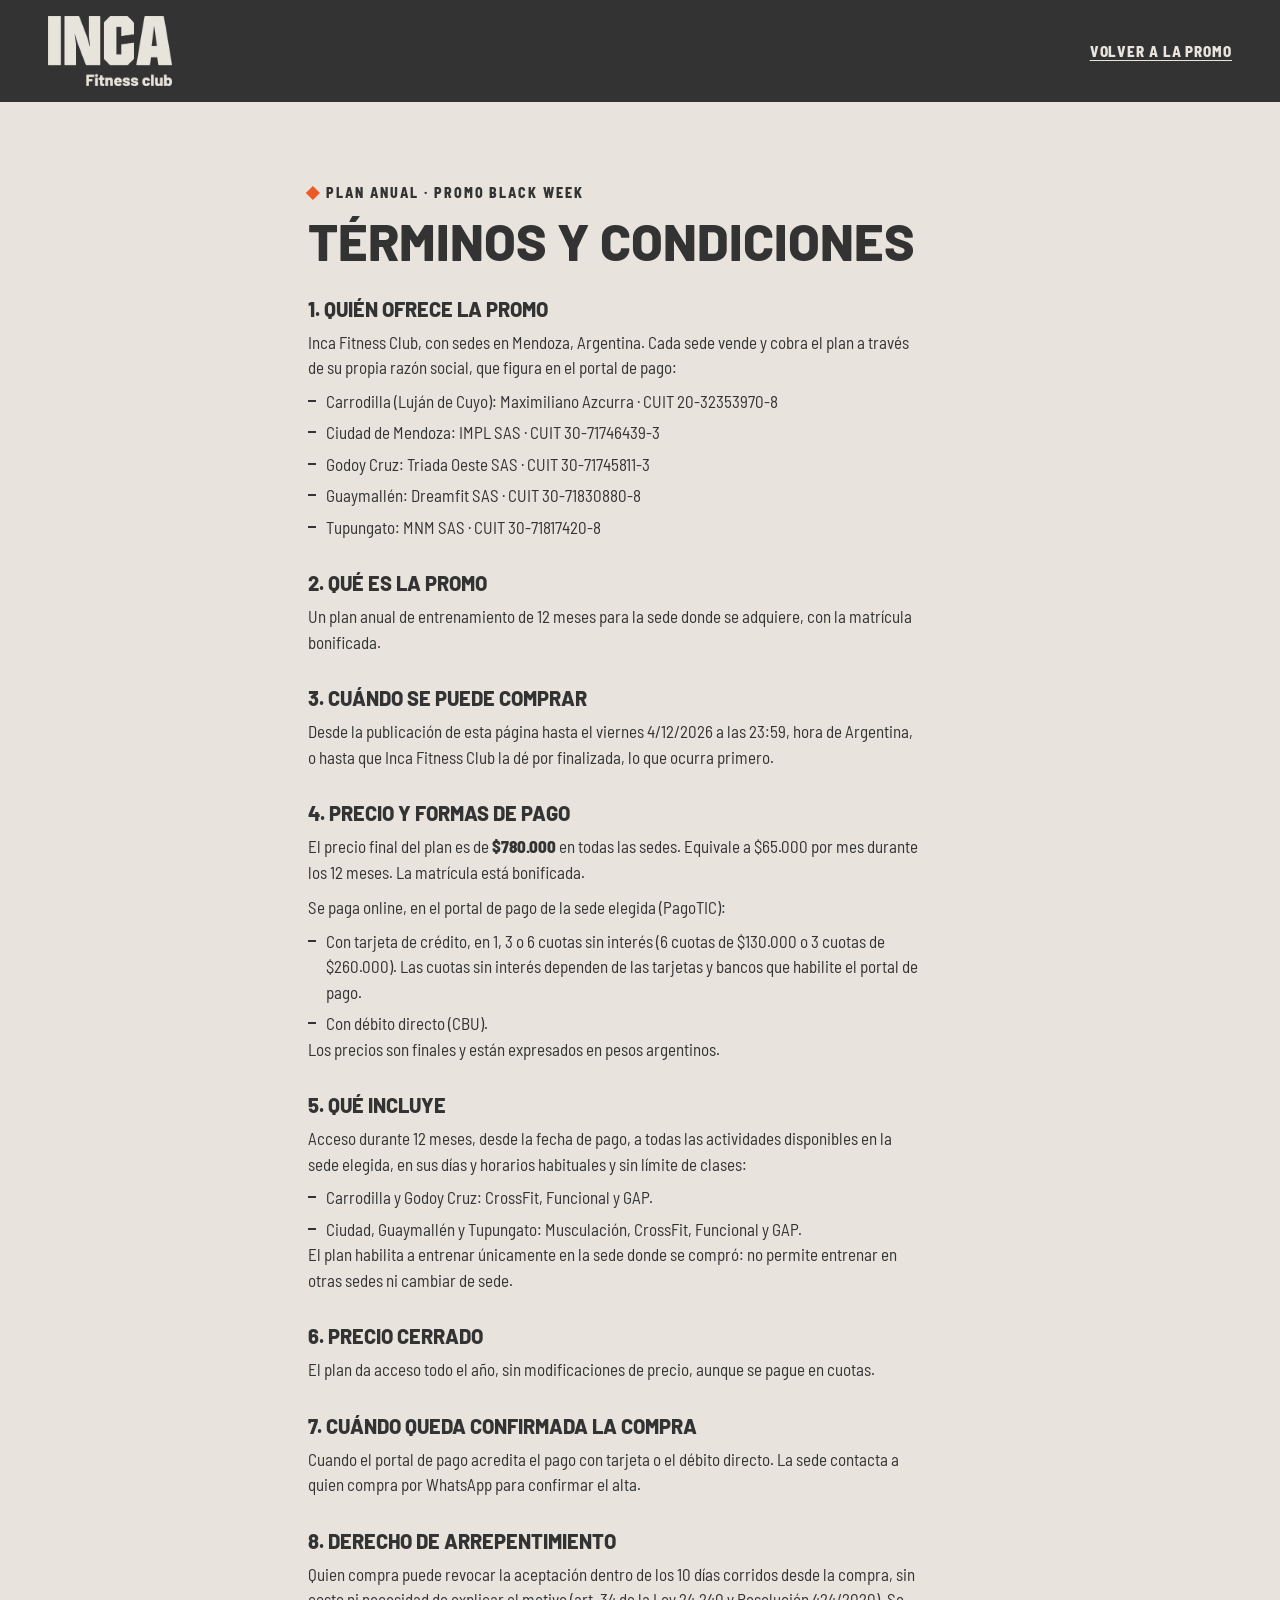
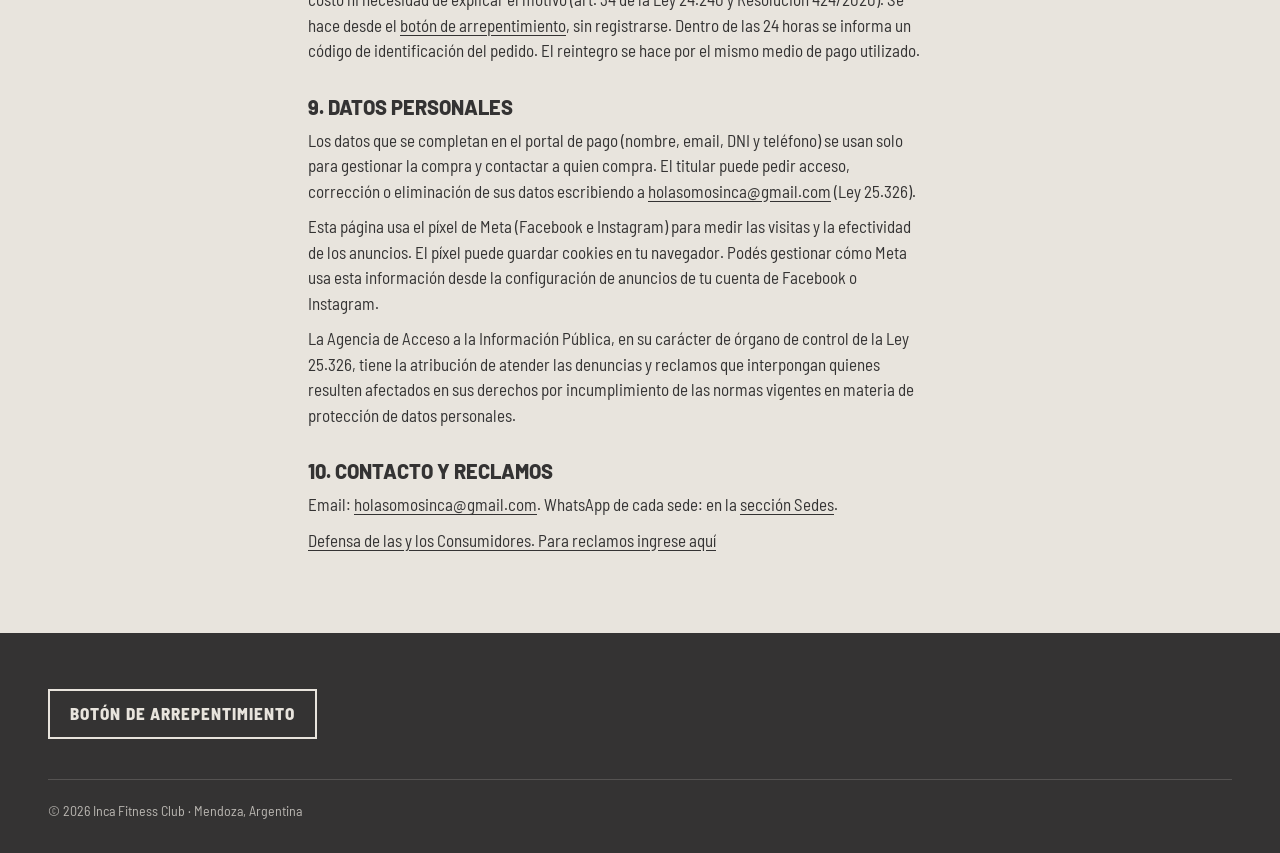
<file: terminos.html>
<!doctype html>
<html lang="es-AR">
<head>
  <meta charset="utf-8">
  <meta name="viewport" content="width=device-width, initial-scale=1, viewport-fit=cover">
  <title>Términos y condiciones · Plan anual Black Week · Inca Fitness Club</title>
  <meta name="description" content="Términos y condiciones de la promo Plan anual Black Week de Inca Fitness Club.">
  <meta name="theme-color" content="#343333">
  <link rel="icon" type="image/png" sizes="32x32" href="assets/img/favicon-32.png">
  <link rel="apple-touch-icon" href="assets/img/apple-touch-icon.png">
  <link rel="stylesheet" href="css/styles.css?v=3">
</head>
<body class="pagina-legal">

<header class="cabecera">
  <div class="wrap">
    <a href="index.html"><img src="assets/img/logo-inca-crema.webp" width="640" height="361" alt="Inca Fitness Club · volver a la promo"></a>
    <a class="volver" href="index.html">Volver a la promo</a>
  </div>
</header>

<main class="wrap legal">
  <p class="ceja">Plan anual · Promo Black Week</p>
  <h1>Términos y condiciones</h1>

  <h2>1. Quién ofrece la promo</h2>
  <p>Inca Fitness Club, con sedes en Mendoza, Argentina. Cada sede vende y cobra el plan a través de su propia razón social, que figura en el portal de pago:</p>
  <ul>
    <li>Carrodilla (Luján de Cuyo): Maximiliano Azcurra · CUIT 20-32353970-8</li>
    <li>Ciudad de Mendoza: IMPL SAS · CUIT 30-71746439-3</li>
    <li>Godoy Cruz: Triada Oeste SAS · CUIT 30-71745811-3</li>
    <li>Guaymallén: Dreamfit SAS · CUIT 30-71830880-8</li>
    <li>Tupungato: MNM SAS · CUIT 30-71817420-8</li>
  </ul>

  <h2>2. Qué es la promo</h2>
  <p>Un plan anual de entrenamiento de 12 meses para la sede donde se adquiere, con la matrícula bonificada.</p>

  <h2>3. Cuándo se puede comprar</h2>
  <p>Desde la publicación de esta página hasta el viernes 4/12/2026 a las 23:59, hora de Argentina, o hasta que Inca Fitness Club la dé por finalizada, lo que ocurra primero.</p>

  <h2>4. Precio y formas de pago</h2>
  <p>El precio final del plan es de <strong>$780.000</strong> en todas las sedes. Equivale a $65.000 por mes durante los 12 meses. La matrícula está bonificada.</p>
  <p>Se paga online, en el portal de pago de la sede elegida (PagoTIC):</p>
  <ul>
    <li>Con tarjeta de crédito, en 1, 3 o 6 cuotas sin interés (6 cuotas de $130.000 o 3 cuotas de $260.000). Las cuotas sin interés dependen de las tarjetas y bancos que habilite el portal de pago.</li>
    <li>Con débito directo (CBU).</li>
  </ul>
  <p>Los precios son finales y están expresados en pesos argentinos.</p>

  <h2>5. Qué incluye</h2>
  <p>Acceso durante 12 meses, desde la fecha de pago, a todas las actividades disponibles en la sede elegida, en sus días y horarios habituales y sin límite de clases:</p>
  <ul>
    <li>Carrodilla y Godoy Cruz: CrossFit, Funcional y GAP.</li>
    <li>Ciudad, Guaymallén y Tupungato: Musculación, CrossFit, Funcional y GAP.</li>
  </ul>
  <p>El plan habilita a entrenar únicamente en la sede donde se compró: no permite entrenar en otras sedes ni cambiar de sede.</p>

  <h2>6. Precio cerrado</h2>
  <p>El plan da acceso todo el año, sin modificaciones de precio, aunque se pague en cuotas.</p>

  <h2>7. Cuándo queda confirmada la compra</h2>
  <p>Cuando el portal de pago acredita el pago con tarjeta o el débito directo. La sede contacta a quien compra por WhatsApp para confirmar el alta.</p>

  <h2>8. Derecho de arrepentimiento</h2>
  <p>Quien compra puede revocar la aceptación dentro de los 10 días corridos desde la compra, sin costo ni necesidad de explicar el motivo (art. 34 de la Ley 24.240 y Resolución 424/2020). Se hace desde el <a href="arrepentimiento.html">botón de arrepentimiento</a>, sin registrarse. Dentro de las 24 horas se informa un código de identificación del pedido. El reintegro se hace por el mismo medio de pago utilizado.</p>

  <h2>9. Datos personales</h2>
  <p>Los datos que se completan en el portal de pago (nombre, email, DNI y teléfono) se usan solo para gestionar la compra y contactar a quien compra. El titular puede pedir acceso, corrección o eliminación de sus datos escribiendo a <a href="mailto:holasomosinca@gmail.com">holasomosinca@gmail.com</a> (Ley 25.326).</p>
  <p>Esta página usa el píxel de Meta (Facebook e Instagram) para medir las visitas y la efectividad de los anuncios. El píxel puede guardar cookies en tu navegador. Podés gestionar cómo Meta usa esta información desde la configuración de anuncios de tu cuenta de Facebook o Instagram.</p>
  <p>La Agencia de Acceso a la Información Pública, en su carácter de órgano de control de la Ley 25.326, tiene la atribución de atender las denuncias y reclamos que interpongan quienes resulten afectados en sus derechos por incumplimiento de las normas vigentes en materia de protección de datos personales.</p>

  <h2>10. Contacto y reclamos</h2>
  <p>Email: <a href="mailto:holasomosinca@gmail.com">holasomosinca@gmail.com</a>. WhatsApp de cada sede: en la <a href="index.html#sedes">sección Sedes</a>.</p>
  <p><a href="https://www.argentina.gob.ar/produccion/defensadelconsumidor/formulario" target="_blank" rel="noopener">Defensa de las y los Consumidores. Para reclamos ingrese aquí</a></p>
</main>

<footer class="pie">
  <div class="wrap">
    <a class="btn-arrepentimiento" href="arrepentimiento.html">Botón de arrepentimiento</a>
    <p class="pie__copy">© 2026 Inca Fitness Club · Mendoza, Argentina</p>
  </div>
</footer>
</body>
</html>
</file>
<file: css/styles.css>
/* =====================================================================
   INCA FITNESS CLUB · Landing de promociones
   Estilos base. Colores y letras: solo los del manual de marca v1.0.
   ===================================================================== */

/* ---------- Fuentes (Barlow, servidas desde el proyecto) ---------- */
@font-face{font-family:"Barlow";src:url(../assets/fonts/barlow-800.woff2) format("woff2");font-weight:800;font-style:normal;font-display:swap}
@font-face{font-family:"Barlow Semi Condensed";src:url(../assets/fonts/barlow-semi-condensed-400.woff2) format("woff2");font-weight:400;font-style:normal;font-display:swap}
@font-face{font-family:"Barlow Semi Condensed";src:url(../assets/fonts/barlow-semi-condensed-600.woff2) format("woff2");font-weight:600;font-style:normal;font-display:swap}
@font-face{font-family:"Barlow Semi Condensed";src:url(../assets/fonts/barlow-semi-condensed-800.woff2) format("woff2");font-weight:800;font-style:normal;font-display:swap}

/* ---------- Tokens ---------- */
:root{
  /* Color: manual de marca (3 colores + blanco para respirar) */
  --naranja:#EB5B25;
  --carbon:#343333;
  --crema:#E8E4DD;
  --blanco:#FFFFFF;
  --cta:var(--naranja);
  --cta-ink:var(--carbon);            /* crema sobre naranja no se lee: letra carbón */
  --ink:var(--carbon);
  --bg:var(--crema);
  --surface:var(--blanco);
  --line:rgba(52,51,51,.16);
  --line-dark:rgba(232,228,221,.18);
  --muted:rgba(52,51,51,.78);
  --muted-dark:rgba(232,228,221,.74);
  --gris-claro:#6F6D6B;               /* texto secundario sobre blanco (contraste 5:1) */
  --error:var(--naranja);

  /* Letras */
  --font-display:"Barlow","Barlow Semi Condensed",system-ui,-apple-system,"Segoe UI",sans-serif;
  --font-body:"Barlow Semi Condensed",system-ui,-apple-system,"Segoe UI",sans-serif;

  /* Forma: esquinas cortadas, salen de la C de INCA */
  --chaflan-sm:8px;
  --chaflan:14px;
  --chaflan-lg:clamp(20px,5vw,34px);
  --tilt:-4deg;                       /* inclinación de la etiqueta naranja */

  /* Movimiento: sólido y directo. Entra rápido, frena firme, sin rebotes.
     El único rebote es el sello de la oferta. */
  --ease:cubic-bezier(.2,.9,.25,1);
  --ease-io:cubic-bezier(.7,0,.2,1);
  --ease-pop:cubic-bezier(.3,1.55,.5,1);
  --dur:.55s;
  --dist:36px;
  --stagger:60ms;
  --t-hover:.18s;

  /* Espacio */
  --gutter:clamp(16px,5vw,48px);
  --maxw:1200px;
  --section-y:clamp(64px,11vw,128px);
}

/* ---------- Base ---------- */
*,*::before,*::after{box-sizing:border-box}
html{-webkit-text-size-adjust:100%;text-size-adjust:100%;scroll-behavior:smooth}
@media (prefers-reduced-motion:reduce){html{scroll-behavior:auto}}
body{margin:0;background:var(--bg);color:var(--ink);font-family:var(--font-body);font-size:1.0625rem;line-height:1.5;overflow-x:clip;-webkit-font-smoothing:antialiased}
img,svg,video{display:block;max-width:100%;height:auto}
a{color:inherit}
button{font:inherit;color:inherit}
h1,h2,h3,p,ul,ol,figure{margin:0}
ul,ol{padding:0;list-style:none}
:focus-visible{outline:3px solid currentColor;outline-offset:3px}
.sr-only{position:absolute!important;width:1px;height:1px;padding:0;margin:-1px;overflow:hidden;clip:rect(0,0,0,0);white-space:nowrap;border:0}
.wrap{width:100%;max-width:calc(var(--maxw) + var(--gutter)*2);margin-inline:auto;padding-inline:var(--gutter)}

/* Marcador visible de dato pendiente (se borra cuando llega el dato real) */
.completar{background:var(--naranja);color:var(--carbon);font-weight:800;padding:0 .3em;font-style:normal}

/* ---------- Esquinas cortadas (chaflán) ---------- */
.chaflan{--c:var(--chaflan);clip-path:polygon(var(--c) 0,calc(100% - var(--c)) 0,100% var(--c),100% calc(100% - var(--c)),calc(100% - var(--c)) 100%,var(--c) 100%,0 calc(100% - var(--c)),0 var(--c))}

/* ---------- Ceja (etiqueta chica sobre títulos) ---------- */
.ceja{display:flex;align-items:center;gap:.6em;font-family:var(--font-body);font-weight:800;font-size:.875rem;letter-spacing:.14em;text-transform:uppercase}
.ceja::before{content:"";flex:none;width:.7em;height:.7em;background:var(--naranja);transform:rotate(45deg)}

/* ---------- Títulos ---------- */
.titulo{font-family:var(--font-display);font-weight:800;text-transform:uppercase;line-height:.95;letter-spacing:-.01em;font-size:clamp(2rem,8vw,3.5rem)}

/* ---------- Botón principal: bloque naranja con su bloque sólido detrás ---------- */
.btn{--btn-sombra:var(--carbon);position:relative;isolation:isolate;display:inline-flex;align-items:center;justify-content:center;gap:.6em;min-height:58px;padding:.85em 1.5em .8em;border:0;background:none;color:var(--cta-ink);font-family:var(--font-body);font-weight:800;font-size:1.1875rem;line-height:1.1;letter-spacing:.03em;text-transform:uppercase;text-decoration:none;cursor:pointer;-webkit-tap-highlight-color:transparent;touch-action:manipulation}
.btn::before,.btn::after{content:"";position:absolute;inset:0;z-index:-1;--c:var(--chaflan-sm);clip-path:polygon(var(--c) 0,calc(100% - var(--c)) 0,100% var(--c),100% calc(100% - var(--c)),calc(100% - var(--c)) 100%,var(--c) 100%,0 calc(100% - var(--c)),0 var(--c))}
.btn::after{background:var(--btn-sombra);z-index:-2}
.btn::before{background:var(--cta);transition:transform var(--t-hover) var(--ease)}
.btn__txt,.btn__flecha{transition:transform var(--t-hover) var(--ease)}
.btn__flecha{width:1.1em;height:1.1em;flex:none}
.btn--oscuro{--btn-sombra:var(--crema)}
.btn--ancho{width:100%}
.btn--compacto{min-height:50px;padding:.6em 1.1em}
@media (hover:hover) and (pointer:fine){
  .btn:hover::before,.btn:hover .btn__txt{transform:translate(-4px,-4px)}
  .btn:hover .btn__flecha{transform:translate(2px,-4px)}
}
.btn:active::before,.btn:active .btn__txt,.btn:active .btn__flecha{transform:translate(0,0) scale(.97)}
.btn:focus-visible{outline:3px solid var(--btn-sombra);outline-offset:4px}
.btn[disabled]{opacity:.6;pointer-events:none}

/* ---------- Sello: la etiqueta naranja inclinada (sale de tus posts) ---------- */
.sello{display:inline-flex;flex-direction:column;align-items:flex-start;background:var(--naranja);color:var(--carbon);font-family:var(--font-display);font-weight:800;text-transform:uppercase;line-height:.95;padding:.45em .65em .5em;transform:rotate(var(--tilt));transform-origin:20% 60%}
.sello__a{font-size:clamp(1.55rem,6.6vw,2.25rem);letter-spacing:-.005em}
.sello__b{font-family:var(--font-body);font-size:1.25rem;letter-spacing:.02em;margin-top:.2em}
.sello--chico .sello__a{font-size:1.375rem}
.sello--chico .sello__b{font-size:1.1875rem}

/* =====================================================================
   PRIMERA PANTALLA (lo que se ve al tocar la historia)
   Ocupa justo el alto del celular. Los tamaños usan "svh" (alto chico
   de la pantalla) para que entre todo también en el navegador de
   Instagram, que es más bajo porque tiene barras arriba y abajo.
   ===================================================================== */
.portada{position:relative;overflow:hidden;isolation:isolate;display:flex;min-height:100vh;min-height:100svh;background:var(--carbon);color:var(--crema)}
.portada__fondo{position:absolute;inset:0;z-index:-1;background:var(--carbon)}
.portada__fondo video{width:100%;height:100%;object-fit:cover;filter:grayscale(1) contrast(1.1) brightness(.4)}
/* Velo carbón: más oscuro donde va el texto, para que se lea siempre
   (medido cuadro por cuadro: el naranja grande queda con contraste 3:1 o más) */
.portada__fondo::after{content:"";position:absolute;inset:0;background:linear-gradient(180deg,rgba(52,51,51,.5) 0%,rgba(52,51,51,.78) 22%,rgba(52,51,51,.84) 55%,rgba(52,51,51,.93) 100%)}
.portada__inner{display:flex;flex-direction:column;gap:clamp(8px,1.8svh,20px);padding-block:clamp(10px,2svh,22px) calc(clamp(14px,2.6svh,28px) + env(safe-area-inset-bottom))}
.portada__top{display:flex;justify-content:flex-end}
.portada__logo{width:120px;height:auto;flex:none}                   /* manual: nunca menos de 120 de ancho */

/* Cinta "Black Week": de lado a lado, inclinada como el sello, con el texto que se repite */
/* El margen de arriba crece con el ancho: cuanto más ancha la pantalla, más sube la punta derecha de la cinta */
.cinta{position:relative;z-index:1;width:120vw;margin:max(clamp(4px,1.2svh,12px),calc(4vw - 8px)) calc(50% - 60vw) clamp(4px,1.2svh,12px);transform:rotate(var(--tilt));background:var(--crema);color:var(--carbon);overflow:hidden;padding:.42em 0 .36em}
.cinta__pista{display:flex;width:max-content}
.cinta__pista span{display:inline-flex;align-items:center;font-family:var(--font-display);font-weight:800;font-size:clamp(1.125rem,5vw,1.5rem);line-height:1;letter-spacing:.06em;text-transform:uppercase;white-space:nowrap}
.cinta__pista span::after{content:"";width:.45em;height:.45em;margin:0 .85em;background:var(--naranja);transform:rotate(45deg)}
@media (prefers-reduced-motion:no-preference){.cinta__pista{animation:cinta 28s linear infinite}}
@keyframes cinta{to{transform:translateX(-50%)}}

.portada__centro{flex:1;display:flex;flex-direction:column;justify-content:center;align-items:flex-start;gap:clamp(12px,2.6svh,26px)}
.portada__titulo{font-family:var(--font-display);font-weight:800;text-transform:uppercase;font-size:min(14.4vw,8.4svh);line-height:.9;letter-spacing:-.01em}
.portada__titulo .linea{display:block}
.portada__titulo .golpe{color:var(--naranja)}

/* La oferta: bloque naranja inclinado, con "sin interés" como lo más grande */
.oferta{display:inline-flex;flex-direction:column;align-items:flex-start;margin:6px 0 0 4px;padding:.5em .7em .6em;background:var(--naranja);color:var(--carbon);font-family:var(--font-display);font-weight:800;text-transform:uppercase;line-height:.92;transform:rotate(var(--tilt));transform-origin:20% 60%}
.oferta__arriba{font-size:max(1.1875rem,min(6.6vw,3.9svh))}
.oferta__grande{font-size:max(1.75rem,min(12.6vw,7.4svh));letter-spacing:-.01em}
.oferta__abajo{font-family:var(--font-body);font-size:max(1.1875rem,min(5.4vw,3.3svh));letter-spacing:.02em;margin-top:.32em}
.portada__accion{display:grid;gap:clamp(10px,1.8svh,16px)}

/* Contador hasta el cierre de la promo */
.contador{display:grid;gap:8px}
.contador__label{display:flex;align-items:center;gap:.55em;font-weight:800;font-size:.9375rem;letter-spacing:.05em;text-transform:uppercase;line-height:1.2}
.contador__label::before{content:"";flex:none;width:.6em;height:.6em;background:var(--naranja);transform:rotate(45deg)}
.contador__cajas{display:grid;grid-template-columns:repeat(4,minmax(0,1fr));gap:8px}
.contador__cajas[hidden]{display:none}
.contador__caja{--c:6px;display:flex;align-items:baseline;justify-content:center;gap:.28em;padding:9px 4px 8px;background:rgba(232,228,221,.1);clip-path:polygon(var(--c) 0,calc(100% - var(--c)) 0,100% var(--c),100% calc(100% - var(--c)),calc(100% - var(--c)) 100%,var(--c) 100%,0 calc(100% - var(--c)),0 var(--c))}
.contador__caja b{font-family:var(--font-display);font-weight:800;font-size:clamp(1.5rem,6.6vw,2rem);line-height:1;font-variant-numeric:tabular-nums}
.contador__caja small{font-size:.8125rem;font-weight:600;color:var(--muted-dark)}

@media (min-width:900px){
  .portada__inner{position:relative;z-index:1;display:grid;grid-template-columns:minmax(0,1fr) minmax(0,.7fr);grid-template-rows:auto auto 1fr auto;column-gap:clamp(40px,6vw,96px);padding-block:24px 44px}
  .portada__inner > *{grid-column:1}
  .portada__inner > .portada__top,.portada__inner > .cinta{grid-column:1 / -1}
  .portada__logo{width:140px}
  /* En pantallas anchas la cinta se inclina menos, para no pisar el logo */
  .cinta{transform:rotate(-2.5deg);margin-block:30px 6px}
  .portada__accion{max-width:520px}
  .portada__titulo{font-size:clamp(3.4rem,6.2vw,5.8rem)}
  .oferta__arriba{font-size:2rem}
  .oferta__grande{font-size:3.75rem}
  .oferta__abajo{font-size:1.375rem}
  /* En la compu el video va en un panel alto a la derecha, casi a su tamaño real
     (así no se pixela), con los bordes difuminados para que se funda con el fondo y el texto */
  .portada__fondo{inset:0 auto 0 calc(64% - 37.5vh);height:100%;aspect-ratio:3/4;-webkit-mask-image:linear-gradient(90deg,transparent 0%,#000 30%,#000 70%,transparent 100%);mask-image:linear-gradient(90deg,transparent 0%,#000 30%,#000 70%,transparent 100%)}
  .portada__fondo video{filter:grayscale(1) contrast(1.1) brightness(.6)}
  .portada__fondo::after{background:linear-gradient(90deg,rgba(52,51,51,.72) 0%,rgba(52,51,51,.35) 45%,rgba(52,51,51,.35) 100%)}
}

/* Firma: "movimiento" sube a su lugar, la oferta cae como un sello y el botón da un empujón.
   El titular y el botón NO se ocultan nunca: se ven desde el primer instante. */
@media (prefers-reduced-motion:no-preference){
  .portada--play .portada__titulo .golpe{animation:sube .7s var(--ease) both}
  .portada--play .oferta{animation:oferta-cae .42s var(--ease-pop) .45s both}
  .portada--play .portada__btn{animation:empuje .5s var(--ease) 1s both}
}
@keyframes sube{from{transform:translateY(18%)}to{transform:none}}
/* La oferta cae apenas inclinada: aunque la animación no corra, nunca tapa el titular */
@keyframes oferta-cae{from{transform:rotate(-7deg) scale(1.05)}to{transform:rotate(var(--tilt)) scale(1)}}
@keyframes sello-in{from{transform:rotate(-16deg) scale(1.8);opacity:0}to{transform:rotate(var(--tilt)) scale(1);opacity:1}}
/* El sello de la primera pantalla nunca arranca invisible: solo cae y se acomoda */
@keyframes sello-cae{from{transform:rotate(-14deg) scale(1.35)}to{transform:rotate(var(--tilt)) scale(1)}}
@keyframes empuje{0%,100%{transform:none}40%{transform:scale(1.04)}}

/* =====================================================================
   SECCIONES
   ===================================================================== */
.seccion{padding-block:var(--section-y)}
.seccion--crema{background:var(--crema);color:var(--carbon)}
.seccion--blanca{background:var(--blanco);color:var(--carbon)}
.seccion--carbon{background:var(--carbon);color:var(--crema)}
.seccion .titulo{margin:14px 0 18px;max-width:18ch}
.seccion__intro{max-width:52ch;font-size:1.125rem;color:var(--muted);margin-bottom:32px}
.seccion--carbon .seccion__intro{color:var(--muted-dark)}

/* Condiciones debajo de las sedes */
.condiciones{display:grid;gap:8px;margin-top:28px;max-width:70ch;font-size:.9375rem;color:var(--muted)}
.condiciones li{position:relative;padding-left:18px}
.condiciones li::before{content:"";position:absolute;left:0;top:.62em;width:8px;height:2px;background:var(--carbon)}

/* ---------- Sedes y precios ---------- */
.sedes{display:grid;gap:14px}
.sede{--c:var(--chaflan);display:grid;gap:16px;align-content:start;padding:22px 20px 20px;background:var(--blanco);color:var(--carbon);clip-path:polygon(var(--c) 0,calc(100% - var(--c)) 0,100% var(--c),100% calc(100% - var(--c)),calc(100% - var(--c)) 100%,var(--c) 100%,0 calc(100% - var(--c)),0 var(--c))}
.sede__nombre{font-family:var(--font-display);font-weight:800;text-transform:uppercase;font-size:1.75rem;line-height:1}
.sede__dir{color:var(--gris-claro);font-size:.9375rem;line-height:1.35;margin-top:6px}
.sede__precio{display:grid;gap:4px}
.sede__monto{font-family:var(--font-display);font-weight:800;font-size:clamp(2.2rem,10vw,2.75rem);line-height:.9;letter-spacing:-.02em;white-space:nowrap}
.sede__cuotas{font-weight:600;font-size:1.0625rem}
.sede__cuotas strong{font-weight:800;text-transform:uppercase;box-shadow:inset 0 -.32em 0 var(--naranja)}
.sede__mes{font-size:.9375rem;color:var(--gris-claro)}

/* Actividades de cada sede */
.chips{display:flex;flex-wrap:wrap;gap:6px}
.chip{padding:.38em .62em .32em;background:var(--crema);color:var(--carbon);font-weight:800;font-size:.8125rem;line-height:1;letter-spacing:.07em;text-transform:uppercase}
.vista .chip{background:var(--blanco)}
.sede__acciones{display:flex;flex-wrap:wrap;gap:10px}
.sede__acciones .btn{flex:1 1 100%}
.boton-linea{display:inline-flex;align-items:center;gap:.5em;min-height:44px;padding:.5em 1em;border:2px solid var(--carbon);font-weight:800;font-size:.9375rem;letter-spacing:.04em;text-transform:uppercase;text-decoration:none;color:var(--carbon);background:transparent;transition:transform var(--t-hover) var(--ease)}
.boton-linea svg{width:1.15em;height:1.15em;flex:none}
@media (hover:hover) and (pointer:fine){.boton-linea:hover{transform:translateY(-2px)}}
.boton-linea:active{transform:scale(.97)}
@media (min-width:760px){.sedes{grid-template-columns:repeat(2,minmax(0,1fr))}}
@media (min-width:1100px){.sedes{grid-template-columns:repeat(3,minmax(0,1fr))}}

/* ---------- Cómo comprar ---------- */
.pasos{display:grid;gap:28px;counter-reset:paso;position:relative;z-index:1}
.paso{display:grid;grid-template-columns:auto 1fr;column-gap:18px;row-gap:4px;align-items:start;align-content:start}
.paso__num{grid-row:span 2;display:grid;place-items:center;width:64px;height:64px;background:var(--carbon);color:var(--crema);font-family:var(--font-display);font-weight:800;font-size:2.25rem;line-height:1;--c:12px;clip-path:polygon(var(--c) 0,calc(100% - var(--c)) 0,100% var(--c),100% calc(100% - var(--c)),calc(100% - var(--c)) 100%,var(--c) 100%,0 calc(100% - var(--c)),0 var(--c))}
.paso:last-child .paso__num{background:var(--naranja);color:var(--carbon)}
.paso__titulo{font-family:var(--font-display);font-weight:800;text-transform:uppercase;font-size:1.375rem;line-height:1.05;margin-top:6px}
.paso p{color:var(--muted)}
.pasos__linea{display:none}
@media (min-width:900px){
  .wrap:has(> .pasos){position:relative}
  .pasos{grid-template-columns:repeat(3,1fr);gap:40px}
  .paso{grid-template-columns:1fr;row-gap:10px}
  .paso__num{grid-row:auto;width:80px;height:80px;font-size:2.75rem}
  .pasos__linea{display:block;position:relative;height:4px;background:var(--naranja);margin-top:-4px;transform-origin:left center}
  .pasos{padding-bottom:28px}
}

/* ---------- Por qué Inca ---------- */
.porque{display:grid;gap:clamp(36px,6vw,72px);align-items:center}
.beneficios{display:grid;gap:26px;margin-top:10px}
.beneficio{display:grid;gap:6px;padding-top:18px;border-top:1px solid var(--line-dark)}
.beneficio__num{display:flex;align-items:baseline;gap:.25em;font-family:var(--font-display);font-weight:800;text-transform:uppercase;font-size:clamp(2.6rem,10vw,3.6rem);line-height:.9;color:var(--naranja)}
.beneficio__num small{font-size:.42em;color:var(--crema);letter-spacing:.02em}
.beneficio > p:last-child{color:var(--muted-dark);max-width:44ch}
.porque__foto{--c:var(--chaflan-lg);width:min(100%,420px);justify-self:center;aspect-ratio:4/5;background:#2b2a2a;overflow:hidden}
.porque__foto img{width:100%;height:100%;object-fit:cover;object-position:30% 30%}
@media (min-width:900px){.porque{grid-template-columns:1.2fr .8fr}.porque__foto{justify-self:end}}

/* ---------- Comunidad ---------- */
.comunidad{display:grid;gap:28px}
.collage{display:grid;grid-template-columns:1fr 1fr;gap:14px;align-items:start}
.collage__foto{--c:var(--chaflan);overflow:hidden;rotate:var(--rot,0deg);background:var(--carbon)}
.collage__foto img{width:100%;height:100%;object-fit:cover}
.collage__foto--ancha{grid-column:1 / -1;aspect-ratio:3/2}
.collage__foto:not(.collage__foto--ancha){aspect-ratio:3/4}
.collage__foto:nth-child(3){margin-top:28px}
@media (min-width:900px){
  .comunidad{grid-template-columns:.8fr 1.2fr;align-items:center}
  .collage{grid-template-columns:1.25fr 1fr 1fr;gap:18px}
  .collage__foto--ancha{grid-column:auto;aspect-ratio:4/5}
  .collage__foto:nth-child(2){margin-top:48px}
  .collage__foto:nth-child(3){margin-top:-24px}
  .collage__foto--ancha img{object-position:58% 50%}
}

/* ---------- Preguntas frecuentes ---------- */
.faq{display:grid;gap:24px}
@media (min-width:900px){.faq{grid-template-columns:.75fr 1.25fr;align-items:start}.faq__cabeza{position:sticky;top:32px}}
.faq__lista{border-top:2px solid var(--carbon)}
.pregunta{border-bottom:1px solid var(--line)}
.pregunta summary{display:flex;justify-content:space-between;align-items:center;gap:16px;min-height:60px;padding:16px 0;cursor:pointer;list-style:none;font-weight:800;font-size:1.125rem;line-height:1.25}
.pregunta summary::-webkit-details-marker{display:none}
.pregunta summary::after{content:"";flex:none;width:18px;height:18px;background:linear-gradient(var(--carbon),var(--carbon)) center/100% 3px no-repeat,linear-gradient(var(--carbon),var(--carbon)) center/3px 100% no-repeat;transition:transform var(--t-hover) var(--ease)}
.pregunta[open] summary::after{transform:rotate(45deg)}
.pregunta p{padding:0 0 20px;max-width:60ch;color:var(--muted)}
.faq__dudas{display:grid;gap:10px;padding-top:28px}
.faq__dudas > p{font-weight:800;font-size:1.125rem}
.enlace-wa{display:inline-flex;align-items:center;gap:.6em;justify-self:start;min-height:48px;padding:.6em 1.1em;border:2px solid currentColor;background:transparent;font-weight:800;font-size:1rem;letter-spacing:.03em;text-transform:uppercase;cursor:pointer;transition:transform var(--t-hover) var(--ease)}
.enlace-wa svg{width:1.3em;height:1.3em;flex:none}
@media (hover:hover) and (pointer:fine){.enlace-wa:hover{transform:translateY(-2px)}}
.enlace-wa:active{transform:scale(.97)}

/* ---------- Cierre naranja ---------- */
.cierre{position:relative;overflow:hidden;background:var(--naranja);color:var(--carbon);padding-block:clamp(72px,12vw,140px)}
.cierre__inner{position:relative;z-index:1;display:flex;flex-direction:column;align-items:flex-start;gap:22px}
.cierre__titulo{max-width:16ch;font-size:clamp(2.3rem,9.5vw,4.4rem)}
.cierre__gigante{position:absolute;z-index:0;right:-.18em;bottom:-.2em;font-family:var(--font-display);font-weight:800;font-size:clamp(14rem,70vw,38rem);line-height:.8;letter-spacing:-.04em;color:rgba(52,51,51,.1);pointer-events:none;user-select:none;white-space:nowrap}
.sello--carbon{background:var(--carbon);color:var(--crema)}
.estado{display:flex;align-items:center;gap:.55em;font-weight:800;font-size:1.0625rem;line-height:1.25}
.estado::before{content:"";flex:none;width:.6em;height:.6em;background:var(--naranja);transform:rotate(45deg)}
.estado:empty{display:none}
.estado--cierre{font-size:1.1875rem}
.estado--cierre::before{background:var(--carbon)}
.btn--carbon{--cta:var(--carbon);--cta-ink:var(--crema);--btn-sombra:var(--crema)}
.enlace-wa--cierre{font-size:1.1875rem}

/* ---------- Pie ---------- */
.pie{background:var(--carbon);color:var(--crema);padding-block:56px 32px}
.pie__grid{display:grid;gap:36px}
.pie__logo{width:150px}
.pie__lema{margin-top:14px;font-family:var(--font-display);font-weight:800;text-transform:uppercase;letter-spacing:.06em}
.pie__titulo{font-family:var(--font-display);font-weight:800;text-transform:uppercase;font-size:1.125rem;margin-bottom:10px}
.pie__legal > p{font-size:.9375rem;color:var(--muted-dark);max-width:70ch}
.pie__links{display:grid;gap:10px;margin:20px 0 24px;font-size:.9375rem}
.pie__links a{color:var(--crema);text-underline-offset:3px}
.btn-arrepentimiento{display:inline-flex;align-items:center;min-height:48px;padding:.6em 1.2em;border:2px solid var(--crema);color:var(--crema);font-weight:800;letter-spacing:.06em;text-transform:uppercase;text-decoration:none}
.btn-arrepentimiento:hover{background:var(--crema);color:var(--carbon)}
.pie__copy{margin-top:40px;padding-top:20px;border-top:1px solid var(--line-dark);font-size:.875rem;color:var(--muted-dark)}
@media (min-width:900px){.pie__grid{grid-template-columns:1fr 2fr}}

/* ---------- Barra fija del celular ---------- */
.barra{position:fixed;left:0;right:0;bottom:0;z-index:50;display:flex;align-items:center;justify-content:space-between;gap:12px;padding:10px var(--gutter) calc(10px + env(safe-area-inset-bottom));background:var(--carbon);color:var(--crema);border-top:1px solid var(--line-dark);transition:transform .32s var(--ease)}
.barra__texto{display:grid;line-height:1.15;min-width:0}
.barra__texto strong{font-family:var(--font-display);font-weight:800;text-transform:uppercase;font-size:1.0625rem}
.barra__texto span{font-size:.9375rem;color:var(--muted-dark);white-space:nowrap;overflow:hidden;text-overflow:ellipsis}
.btn--chico{--btn-sombra:var(--crema);min-height:48px;padding:.6em 1.05em;font-size:1.1875rem;flex:none}
.barra.is-oculta{transform:translateY(110%)}
body{padding-bottom:76px}
@media (min-width:900px){.barra{display:none}body{padding-bottom:0}}

/* =====================================================================
   HOJA DE COMPRA (diálogo): sede → precio → forma de pago
   En el celular sube desde abajo, como las hojas de Instagram.
   ===================================================================== */
.hoja{border:0;padding:0;margin:auto auto 0;width:100%;max-width:560px;max-height:92vh;max-height:92dvh;overflow:auto;overscroll-behavior:contain;background:var(--crema);color:var(--carbon)}
.hoja::backdrop{background:rgba(52,51,51,.78)}
@media (min-width:700px){.hoja{margin:auto;--c:var(--chaflan);clip-path:polygon(var(--c) 0,calc(100% - var(--c)) 0,100% var(--c),100% calc(100% - var(--c)),calc(100% - var(--c)) 100%,var(--c) 100%,0 calc(100% - var(--c)),0 var(--c))}}
@media (prefers-reduced-motion:no-preference){.hoja[open]{animation:hoja-in .34s var(--ease) both}}
@keyframes hoja-in{from{transform:translateY(48px)}to{transform:none}}
.hoja__cabeza{position:sticky;top:0;z-index:2;display:flex;align-items:center;gap:12px;min-height:60px;padding:8px 8px 8px 20px;background:var(--carbon);color:var(--crema)}
.hoja__titulo{flex:1;font-family:var(--font-display);font-weight:800;text-transform:uppercase;font-size:1.375rem;line-height:1}
.hoja__paso{flex:1;font-weight:800;font-size:.875rem;letter-spacing:.12em;text-transform:uppercase;color:var(--muted-dark)}
.hoja__volver{display:inline-flex;align-items:center;gap:.4em;min-height:44px;padding:0 6px 0 0;border:0;background:none;color:var(--crema);font-weight:800;font-size:.9375rem;letter-spacing:.06em;text-transform:uppercase;cursor:pointer}
.hoja__volver[hidden]{display:none}
.hoja__volver svg{width:18px;height:18px;flex:none}
.hoja__cerrar{display:grid;place-items:center;width:44px;height:44px;border:0;background:transparent;color:var(--crema);cursor:pointer}
.hoja__cerrar svg{width:22px;height:22px}

.vista{display:grid;gap:16px;padding:20px 20px calc(24px + env(safe-area-inset-bottom))}
.vista[hidden]{display:none}
.vista__titulo{font-family:var(--font-display);font-weight:800;text-transform:uppercase;font-size:clamp(1.75rem,7.6vw,2.25rem);line-height:.95;outline:none}
.vista__titulo span{background:linear-gradient(transparent 64%,var(--naranja) 64%);padding-inline:.04em}
.vista__nota{font-size:.9375rem;color:var(--muted)}
:where(.vista) > p{font-size:1.0625rem}
.vista__fila{display:flex;flex-wrap:wrap;align-items:center;justify-content:space-between;gap:0 12px;margin-top:-10px}
.vista__fila p{font-weight:600;color:var(--muted)}
.enlace{min-height:44px;border:0;background:none;padding:0;color:var(--carbon);font-weight:800;font-size:1rem;text-decoration:underline;text-decoration-thickness:2px;text-underline-offset:4px;cursor:pointer}

/* Botones grandes para elegir (sede y forma de pago) */
.eleccion-lista{display:grid;gap:10px}
.eleccion{--c:var(--chaflan-sm);width:100%;display:grid;grid-template-columns:minmax(0,1fr) auto;align-items:center;gap:4px 14px;padding:14px 16px 15px;border:0;background:var(--blanco);color:var(--carbon);text-align:left;cursor:pointer;-webkit-tap-highlight-color:transparent;clip-path:polygon(var(--c) 0,calc(100% - var(--c)) 0,100% var(--c),100% calc(100% - var(--c)),calc(100% - var(--c)) 100%,var(--c) 100%,0 calc(100% - var(--c)),0 var(--c));transition:transform var(--t-hover) var(--ease),box-shadow var(--t-hover) var(--ease)}
.eleccion__nombre{font-family:var(--font-display);font-weight:800;text-transform:uppercase;font-size:1.5rem;line-height:1}
.eleccion__detalle{grid-column:1;font-size:.875rem;line-height:1.3;color:var(--gris-claro)}
.eleccion svg{grid-column:2;grid-row:1 / span 2;width:24px;height:24px;color:var(--naranja)}
@media (hover:hover) and (pointer:fine){.eleccion:hover{box-shadow:inset 5px 0 0 var(--naranja);transform:translateX(2px)}}
.eleccion:active{transform:scale(.98)}
.eleccion:focus-visible{outline:none;box-shadow:inset 0 0 0 3px var(--carbon)}

/* Precio de la sede elegida */
.precio-final{--c:var(--chaflan);display:grid;gap:6px;padding:18px 18px 16px;background:var(--blanco);clip-path:polygon(var(--c) 0,calc(100% - var(--c)) 0,100% var(--c),100% calc(100% - var(--c)),calc(100% - var(--c)) 100%,var(--c) 100%,0 calc(100% - var(--c)),0 var(--c))}
.precio-final__monto{font-family:var(--font-display);font-weight:800;font-size:clamp(3rem,17vw,4.75rem);line-height:.88;letter-spacing:-.025em;white-space:nowrap}
.precio-final__cuotas{font-weight:800;font-size:1.1875rem;line-height:1.25;margin-top:4px}
.resalte{text-transform:uppercase;box-shadow:inset 0 -.36em 0 var(--naranja)}
.precio-final__detalle{font-size:.9375rem;line-height:1.35;color:var(--gris-claro)}
.sello__pre{font-family:var(--font-body);font-size:1.1875rem;letter-spacing:.02em;margin-bottom:.12em}
.sello--mes .sello__a{font-size:1.75rem}
/* WhatsApp de la sede, como link */
.wa-link{display:inline-flex;align-items:center;gap:.45em;min-height:44px;color:var(--carbon);font-weight:600;font-size:1rem;text-decoration:none}
.wa-link svg{width:22px;height:22px;flex:none}
.wa-link strong{font-weight:800;text-decoration:underline;text-decoration-thickness:2px;text-underline-offset:3px}
.vista .sello{justify-self:start;margin:4px 0 2px 4px}
.incluye{display:grid;gap:10px;border-top:1px solid var(--line);padding-top:16px}
.incluye li{display:grid;grid-template-columns:18px 1fr;gap:10px;align-items:start;line-height:1.35}
.incluye li::before{content:"";width:12px;height:12px;margin-top:.3em;background:var(--naranja);clip-path:polygon(3px 0,9px 0,12px 3px,12px 9px,9px 12px,3px 12px,0 9px,0 3px)}
.vista .estado{font-size:.9375rem}
/* El botón de pago queda siempre a la vista, pegado abajo de la hoja */
.vista__accion{position:sticky;bottom:0;z-index:1;display:grid;gap:8px;margin:0 -20px calc(-24px - env(safe-area-inset-bottom));padding:12px 20px calc(12px + env(safe-area-inset-bottom));background:var(--crema);border-top:1px solid var(--line)}
.form__legal{font-size:.875rem;color:var(--muted);text-align:center}
.form__legal--izq{text-align:left;margin-top:-6px}
.form__resumen{font-weight:800;font-size:1.0625rem;padding:12px 14px;background:var(--blanco);border-left:4px solid var(--naranja)}

/* Pago: datos de transferencia y botón de la procesadora */
.datos-banco{display:grid;gap:10px;background:var(--blanco);padding:16px}
.dato{display:grid;grid-template-columns:1fr auto;gap:4px 12px;align-items:center}
.dato__label{grid-column:1 / -1;font-size:.8125rem;font-weight:800;letter-spacing:.1em;text-transform:uppercase;color:var(--muted)}
.dato__valor{font-weight:800;font-size:1.125rem;word-break:break-all}
.copiar{min-height:44px;padding:.4em .9em;border:2px solid var(--carbon);background:transparent;font-weight:800;font-size:.875rem;letter-spacing:.06em;text-transform:uppercase;cursor:pointer}
.boton-pago-externo{display:grid;justify-items:start;gap:10px}

/* Lista de WhatsApp por sede */
.lista-wa{display:grid;padding:8px 20px calc(20px + env(safe-area-inset-bottom))}
.lista-wa a{display:flex;align-items:center;justify-content:space-between;gap:12px;min-height:60px;padding:12px 0;border-bottom:1px solid var(--line);text-decoration:none}
.lista-wa strong{font-family:var(--font-display);font-weight:800;text-transform:uppercase;font-size:1.25rem}
.lista-wa span{font-size:.9375rem;color:var(--muted)}
.lista-wa svg{width:22px;height:22px;flex:none}

/* =====================================================================
   FORMULARIOS (página de arrepentimiento)
   ===================================================================== */
.form{display:grid;gap:18px}
.campo{display:grid;gap:6px;border:0;margin:0;padding:0;min-width:0}
.campo[hidden]{display:none}
.campo__label{font-weight:800;font-size:1rem;padding:0}
.campo__opcional{font-weight:400;color:var(--muted)}
.campo__ayuda{font-size:.9375rem;color:var(--muted)}
.campo input,.campo select{width:100%;min-height:52px;padding:10px 14px;border:2px solid rgba(52,51,51,.45);border-radius:0;background:var(--blanco);color:var(--carbon);font:inherit;font-size:1.0625rem;-webkit-appearance:none;appearance:none}
.campo select{background-image:linear-gradient(45deg,transparent 50%,var(--carbon) 50%),linear-gradient(135deg,var(--carbon) 50%,transparent 50%);background-position:calc(100% - 22px) 52%,calc(100% - 16px) 52%;background-size:6px 6px;background-repeat:no-repeat;padding-right:40px}
.campo input:focus-visible,.campo select:focus-visible{outline:3px solid var(--carbon);outline-offset:1px;border-color:var(--carbon)}
.campo [aria-invalid="true"]{border-color:var(--carbon);box-shadow:inset 6px 0 0 var(--naranja)}
.campo__error{display:flex;gap:.5em;align-items:flex-start;font-weight:800;font-size:.9375rem}
.campo__error::before{content:"!";flex:none;display:grid;place-items:center;width:1.25em;height:1.25em;background:var(--naranja);color:var(--carbon);font-size:.8125rem;margin-top:.1em}
.campo__error[hidden]{display:none}
.trampa{position:absolute;left:-9999px;width:1px;height:1px;overflow:hidden}

/* =====================================================================
   PÁGINAS LEGALES (términos y arrepentimiento)
   ===================================================================== */
.pagina-legal{padding-bottom:0}
.cabecera{background:var(--carbon);color:var(--crema);padding-block:16px}
.cabecera .wrap{display:flex;align-items:center;justify-content:space-between;gap:16px}
.cabecera img{width:124px}
.cabecera a.volver{color:var(--crema);font-weight:800;font-size:.9375rem;text-transform:uppercase;letter-spacing:.06em;text-underline-offset:3px}
.legal{max-width:760px;padding-block:clamp(40px,8vw,80px)}
.legal h1{font-family:var(--font-display);font-weight:800;text-transform:uppercase;font-size:clamp(2rem,8vw,3.2rem);line-height:.95;margin:14px 0 18px}
.legal h2{font-family:var(--font-display);font-weight:800;text-transform:uppercase;font-size:1.25rem;line-height:1.1;margin:32px 0 10px}
.legal p,.legal li{color:var(--carbon);max-width:68ch}
.legal p + p{margin-top:10px}
.legal ul{display:grid;gap:6px;margin-top:8px}
.legal ul li{position:relative;padding-left:18px}
.legal ul li::before{content:"";position:absolute;left:0;top:.65em;width:8px;height:2px;background:var(--carbon)}
.legal a{text-underline-offset:3px}
.legal .aviso{margin:18px 0 8px}
.legal .form{padding:0;margin-top:24px;max-width:560px}
.legal textarea{width:100%;min-height:96px;padding:10px 14px;border:2px solid rgba(52,51,51,.45);background:var(--blanco);color:var(--carbon);font:inherit;font-size:1.0625rem;border-radius:0;resize:vertical}
.legal textarea:focus-visible{outline:3px solid var(--carbon);outline-offset:1px}
.codigo{display:grid;gap:12px;margin-top:24px;padding:20px;background:var(--blanco);border-left:6px solid var(--naranja)}
.codigo__valor{font-family:var(--font-display);font-weight:800;font-size:clamp(1.6rem,7vw,2.4rem);letter-spacing:.02em;line-height:1}
.pagina-legal .pie{margin-top:0}
.pagina-legal{padding-bottom:0!important}

/* =====================================================================
   ANIMACIONES AL SCROLLEAR
   Solo existen si main.js agregó la clase "anim" (y nunca con reducir movimiento).
   Se anima solo transform (translate/scale/rotate) y opacity.
   ===================================================================== */
.anim [data-reveal]{opacity:0;translate:0 var(--dist);transition:opacity var(--dur) var(--ease),translate var(--dur) var(--ease)}
.anim [data-reveal="izq"]{translate:calc(var(--dist) * -1) 0}
.anim [data-reveal="foto"]{translate:0 calc(var(--dist) * 1.4);rotate:-7deg;transition:opacity var(--dur) var(--ease),translate calc(var(--dur) * 1.2) var(--ease),rotate calc(var(--dur) * 1.4) var(--ease)}
.anim [data-reveal].is-in{opacity:1;translate:0 0}
.anim [data-reveal="foto"].is-in{rotate:var(--rot,0deg)}
.anim [data-titulo]{overflow:hidden;padding-top:.14em;margin-top:calc(14px - .14em);padding-bottom:.06em}
.anim [data-titulo] > span{display:block;translate:0 108%;transition:translate calc(var(--dur) * 1.15) var(--ease)}
.anim [data-titulo].is-in > span{translate:0 0}
.anim [data-sello]:not(.is-in){opacity:0}
.anim [data-sello].is-in{animation:sello-in .42s var(--ease-pop) both}
.anim [data-linea]{scale:0 1;transition:scale .9s var(--ease-io) .2s}
.anim [data-linea].is-in{scale:1 1}
</file>
